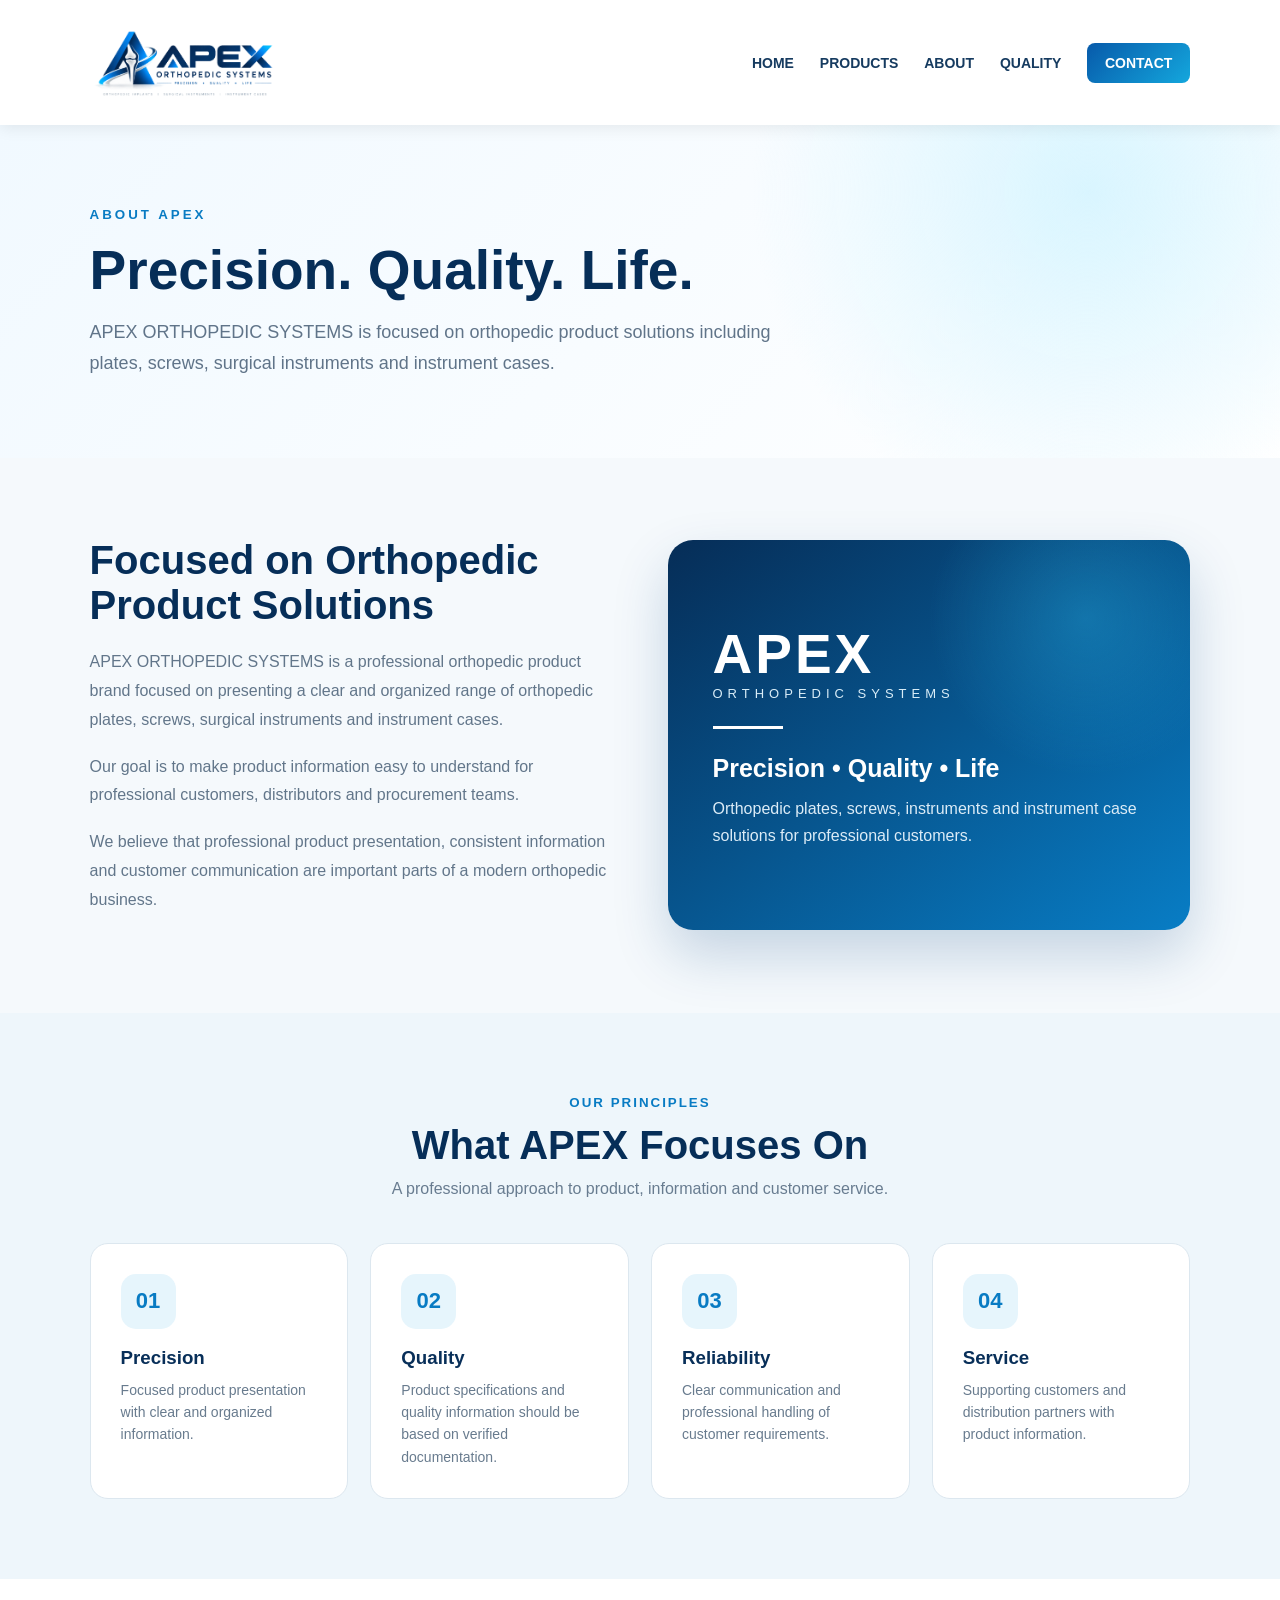
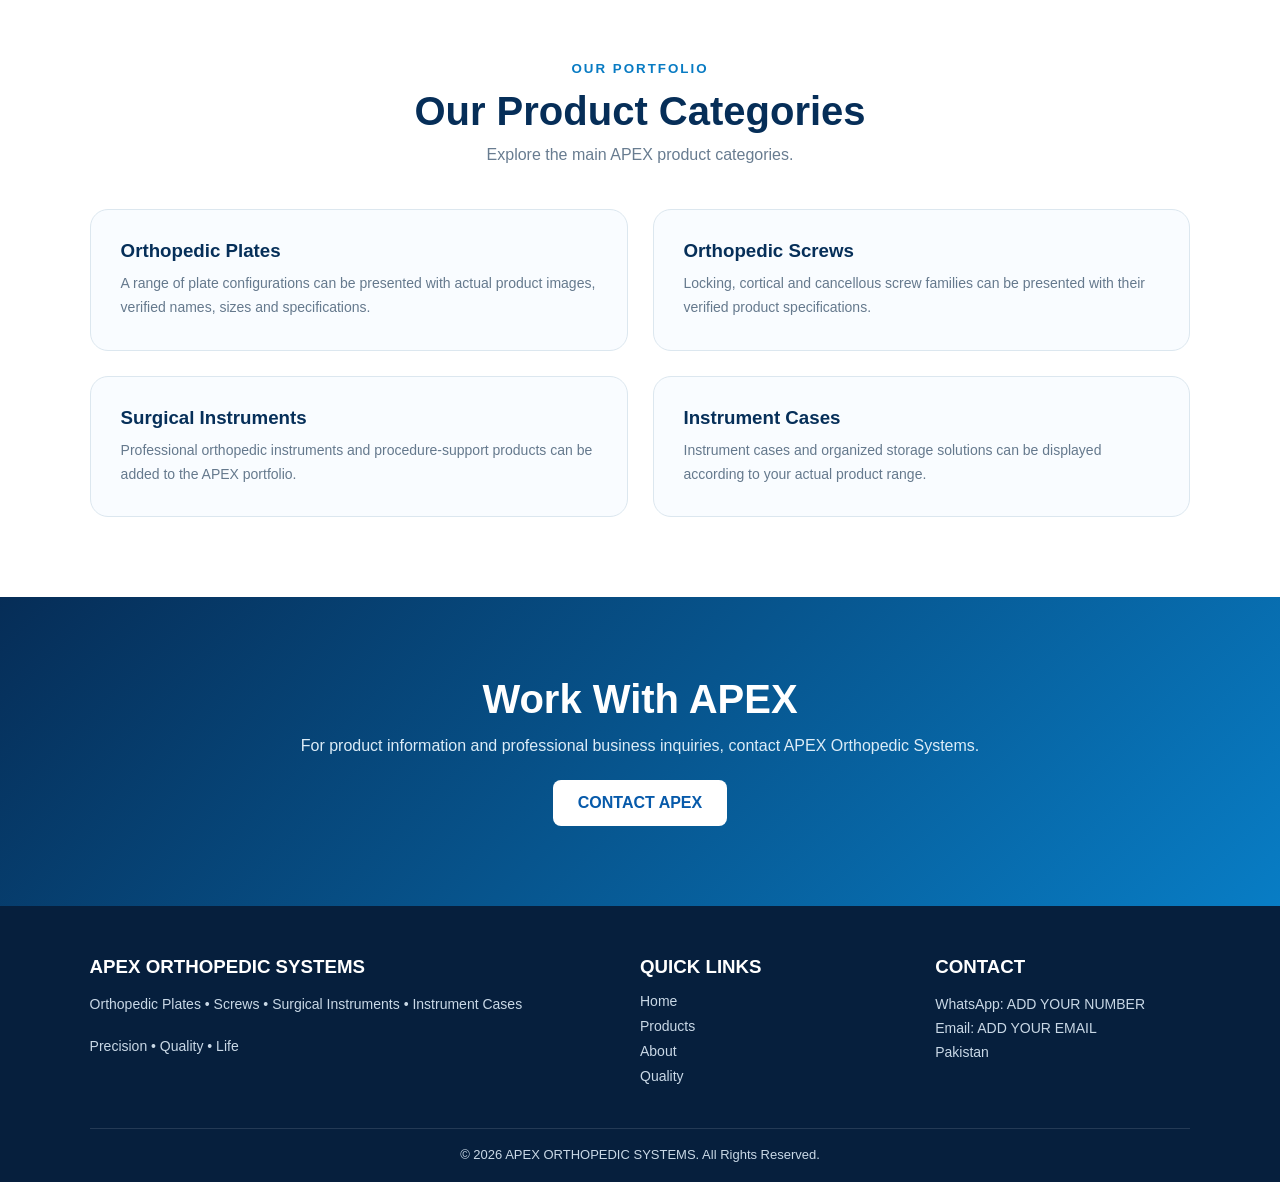
<file: about.html>
<!DOCTYPE html>
<html lang="en">

<head>

<meta charset="UTF-8">

<meta name="viewport"
content="width=device-width, initial-scale=1.0">

<meta name="description"
content="About APEX Orthopedic Systems - orthopedic plates, screws, surgical instruments and instrument cases.">

<title>About Us | APEX ORTHOPEDIC SYSTEMS</title>
<link rel="icon" type="image/png" href="apex-logo.png">
<style>

*{
    margin:0;
    padding:0;
    box-sizing:border-box;
    font-family:Arial,Helvetica,sans-serif;
}

html{
    scroll-behavior:smooth;
}

body{
    background:#f5f9fc;
    color:#10243d;
}

/* HEADER */

header{
    background:#fff;
    min-height:80px;
    padding:15px 7%;
    display:flex;
    align-items:center;
    justify-content:space-between;
    box-shadow:0 3px 15px rgba(0,0,0,.08);
    position:sticky;
    top:0;
    z-index:1000;
}

.logo{
    color:#075aaa;
    font-size:25px;
    font-weight:bold;
    letter-spacing:1px;
}

.logo span{
    display:block;
    color:#61758a;
    font-size:10px;
    letter-spacing:3px;
}

nav a{
    text-decoration:none;
    color:#163b60;
    font-size:14px;
    font-weight:bold;
    margin-left:22px;
}

nav a:hover{
    color:#0b86ca;
}

.contact{
    background:linear-gradient(135deg,#075aaa,#14a7dd);
    color:white!important;
    padding:12px 18px;
    border-radius:8px;
}

/* HERO */

.hero{
    padding:80px 7%;
    background:
    radial-gradient(circle at 85% 20%,#d9f5ff,transparent 30%),
    linear-gradient(135deg,#f1f9ff,#fff);
}

.hero small{
    color:#087bc3;
    font-weight:bold;
    letter-spacing:3px;
}

.hero h1{
    color:#062e58;
    font-size:55px;
    margin:15px 0;
}

.hero p{
    max-width:720px;
    color:#607489;
    font-size:18px;
    line-height:1.7;
}

/* MAIN */

section{
    padding:80px 7%;
}

.about-grid{
    display:grid;
    grid-template-columns:1fr 1fr;
    gap:55px;
    align-items:center;
}

.about-text h2{
    color:#062e58;
    font-size:40px;
    margin-bottom:20px;
}

.about-text p{
    color:#62768a;
    line-height:1.8;
    margin-bottom:18px;
}

/* BRAND BOX */

.brand-box{
    min-height:390px;
    border-radius:25px;
    padding:45px;
    background:
    radial-gradient(circle at 80% 20%,rgba(45,190,240,.3),transparent 30%),
    linear-gradient(145deg,#062d57,#087dc5);
    color:white;
    box-shadow:0 25px 55px rgba(0,65,125,.2);
    display:flex;
    flex-direction:column;
    justify-content:center;
}

.brand-box .apex{
    font-size:55px;
    font-weight:bold;
    letter-spacing:3px;
}

.brand-box .systems{
    letter-spacing:5px;
    font-size:13px;
    color:#d9edf8;
}

.brand-box hr{
    width:70px;
    border:0;
    border-top:3px solid white;
    margin:25px 0;
}

.brand-box h3{
    font-size:25px;
    margin-bottom:12px;
}

.brand-box p{
    color:#dcecf7;
    line-height:1.7;
}

/* VALUES */

.values{
    background:#eef6fb;
}

.title{
    text-align:center;
    margin-bottom:45px;
}

.title small{
    color:#087bc3;
    font-weight:bold;
    letter-spacing:2px;
}

.title h2{
    color:#062e58;
    font-size:40px;
    margin:12px 0;
}

.title p{
    color:#687c90;
}

.value-grid{
    display:grid;
    grid-template-columns:repeat(4,1fr);
    gap:22px;
}

.value-card{
    background:white;
    border:1px solid #dce7ef;
    border-radius:18px;
    padding:30px;
    transition:.3s;
}

.value-card:hover{
    transform:translateY(-7px);
    box-shadow:0 18px 40px rgba(0,60,120,.12);
}

.icon{
    width:55px;
    height:55px;
    border-radius:15px;
    background:#e6f5fc;
    color:#087bc3;
    display:flex;
    justify-content:center;
    align-items:center;
    font-size:22px;
    font-weight:bold;
    margin-bottom:18px;
}

.value-card h3{
    color:#082f59;
    margin-bottom:10px;
}

.value-card p{
    color:#687b8e;
    font-size:14px;
    line-height:1.6;
}

/* PORTFOLIO */

.portfolio{
    background:white;
}

.portfolio-grid{
    display:grid;
    grid-template-columns:repeat(2,1fr);
    gap:25px;
}

.portfolio-card{
    padding:30px;
    border:1px solid #dce7ef;
    border-radius:18px;
    background:#f9fcff;
}

.portfolio-card h3{
    color:#062f59;
    margin-bottom:10px;
}

.portfolio-card p{
    color:#65798d;
    line-height:1.7;
    font-size:14px;
}

/* CTA */

.cta{
    background:linear-gradient(135deg,#062d57,#087dc5);
    color:white;
    text-align:center;
}

.cta h2{
    font-size:40px;
    margin-bottom:15px;
}

.cta p{
    color:#dcecf7;
    margin-bottom:25px;
}

.cta a{
    display:inline-block;
    background:white;
    color:#075aaa;
    text-decoration:none;
    padding:14px 25px;
    border-radius:8px;
    font-weight:bold;
}

/* FOOTER */

footer{
    background:#061f3d;
    color:#c9d8e6;
    padding:50px 7% 20px;
}

.footer-grid{
    display:grid;
    grid-template-columns:2fr 1fr 1fr;
    gap:40px;
}

footer h3{
    color:white;
    margin-bottom:15px;
}

footer p{
    font-size:14px;
    line-height:1.7;
}

footer a{
    display:block;
    text-decoration:none;
    color:#c9d8e6;
    margin-bottom:9px;
    font-size:14px;
}

footer a:hover{
    color:white;
}

.copyright{
    border-top:1px solid rgba(255,255,255,.12);
    margin-top:35px;
    padding-top:18px;
    text-align:center;
    font-size:13px;
}

/* MOBILE */

@media(max-width:900px){

    header{
        padding:15px 4%;
    }

    nav a{
        margin-left:7px;
        font-size:11px;
    }

    .about-grid{
        grid-template-columns:1fr;
    }

    .value-grid{
        grid-template-columns:repeat(2,1fr);
    }

    .portfolio-grid{
        grid-template-columns:1fr;
    }

    .footer-grid{
        grid-template-columns:1fr 1fr;
    }

}

@media(max-width:600px){

    header{
        flex-direction:column;
        gap:15px;
    }

    nav{
        text-align:center;
    }

    nav a{
        display:inline-block;
        margin:5px;
    }

    .hero h1{
        font-size:40px;
    }

    .value-grid{
        grid-template-columns:1fr;
    }

    .footer-grid{
        grid-template-columns:1fr;
    }

    .brand-box .apex{
        font-size:43px;
    }

}

</style>

</head>


<body>


<!-- HEADER -->

<header>

<a href="index.html" class="logo">
    <img src="apex-logo.png"
         alt="APEX ORTHOPEDIC SYSTEMS"
         style="width:190px; height:auto; display:block;">
</a>

<nav>

<a href="index.html">
HOME
</a>

<a href="products.html">
PRODUCTS
</a>

<a href="index.html#about">
ABOUT
</a>

<a href="index.html#quality">
QUALITY
</a>

<a href="index.html#contact" class="contact">
CONTACT
</a>

</nav>

</header>


<!-- HERO -->

<section class="hero">

<small>
ABOUT APEX
</small>

<h1>
Precision. Quality. Life.
</h1>

<p>
APEX ORTHOPEDIC SYSTEMS is focused on
orthopedic product solutions including
plates, screws, surgical instruments and
instrument cases.
</p>

</section>


<!-- ABOUT -->

<section>

<div class="about-grid">


<div class="about-text">

<h2>
Focused on Orthopedic
Product Solutions
</h2>

<p>
APEX ORTHOPEDIC SYSTEMS is a professional
orthopedic product brand focused on presenting
a clear and organized range of orthopedic
plates, screws, surgical instruments and
instrument cases.
</p>

<p>
Our goal is to make product information easy
to understand for professional customers,
distributors and procurement teams.
</p>

<p>
We believe that professional product
presentation, consistent information and
customer communication are important parts
of a modern orthopedic business.
</p>

</div>


<div class="brand-box">

<div class="apex">
APEX
</div>

<div class="systems">
ORTHOPEDIC SYSTEMS
</div>

<hr>

<h3>
Precision • Quality • Life
</h3>

<p>
Orthopedic plates, screws, instruments
and instrument case solutions for
professional customers.
</p>

</div>


</div>

</section>


<!-- VALUES -->

<section class="values">

<div class="title">

<small>
OUR PRINCIPLES
</small>

<h2>
What APEX Focuses On
</h2>

<p>
A professional approach to product,
information and customer service.
</p>

</div>


<div class="value-grid">


<div class="value-card">

<div class="icon">
01
</div>

<h3>
Precision
</h3>

<p>
Focused product presentation with
clear and organized information.
</p>

</div>


<div class="value-card">

<div class="icon">
02
</div>

<h3>
Quality
</h3>

<p>
Product specifications and quality
information should be based on
verified documentation.
</p>

</div>


<div class="value-card">

<div class="icon">
03
</div>

<h3>
Reliability
</h3>

<p>
Clear communication and professional
handling of customer requirements.
</p>

</div>


<div class="value-card">

<div class="icon">
04
</div>

<h3>
Service
</h3>

<p>
Supporting customers and distribution
partners with product information.
</p>

</div>


</div>

</section>


<!-- PORTFOLIO -->

<section class="portfolio">

<div class="title">

<small>
OUR PORTFOLIO
</small>

<h2>
Our Product Categories
</h2>

<p>
Explore the main APEX product categories.
</p>

</div>


<div class="portfolio-grid">


<div class="portfolio-card">

<h3>
Orthopedic Plates
</h3>

<p>
A range of plate configurations can be
presented with actual product images,
verified names, sizes and specifications.
</p>

</div>


<div class="portfolio-card">

<h3>
Orthopedic Screws
</h3>

<p>
Locking, cortical and cancellous screw
families can be presented with their
verified product specifications.
</p>

</div>


<div class="portfolio-card">

<h3>
Surgical Instruments
</h3>

<p>
Professional orthopedic instruments and
procedure-support products can be added
to the APEX portfolio.
</p>

</div>


<div class="portfolio-card">

<h3>
Instrument Cases
</h3>

<p>
Instrument cases and organized storage
solutions can be displayed according
to your actual product range.
</p>

</div>


</div>

</section>


<!-- CTA -->

<section class="cta">

<h2>
Work With APEX
</h2>

<p>
For product information and professional
business inquiries, contact APEX Orthopedic Systems.
</p>

<a href="index.html#contact">
CONTACT APEX
</a>

</section>


<!-- FOOTER -->

<footer>

<div class="footer-grid">


<div>

<h3>
APEX ORTHOPEDIC SYSTEMS
</h3>

<p>
Orthopedic Plates • Screws •
Surgical Instruments •
Instrument Cases
</p>

<br>

<p>
Precision • Quality • Life
</p>

</div>


<div>

<h3>
QUICK LINKS
</h3>

<a href="index.html">
Home
</a>

<a href="products.html">
Products
</a>

<a href="about.html">
About
</a>

<a href="quality.html">
Quality
</a>

</div>


<div>

<h3>
CONTACT
</h3>

<p>
WhatsApp: ADD YOUR NUMBER
</p>

<p>
Email: ADD YOUR EMAIL
</p>

<p>
Pakistan
</p>

</div>


</div>


<div class="copyright">

© 2026 APEX ORTHOPEDIC SYSTEMS.
All Rights Reserved.

</div>

</footer>


</body>

</html>
</file>
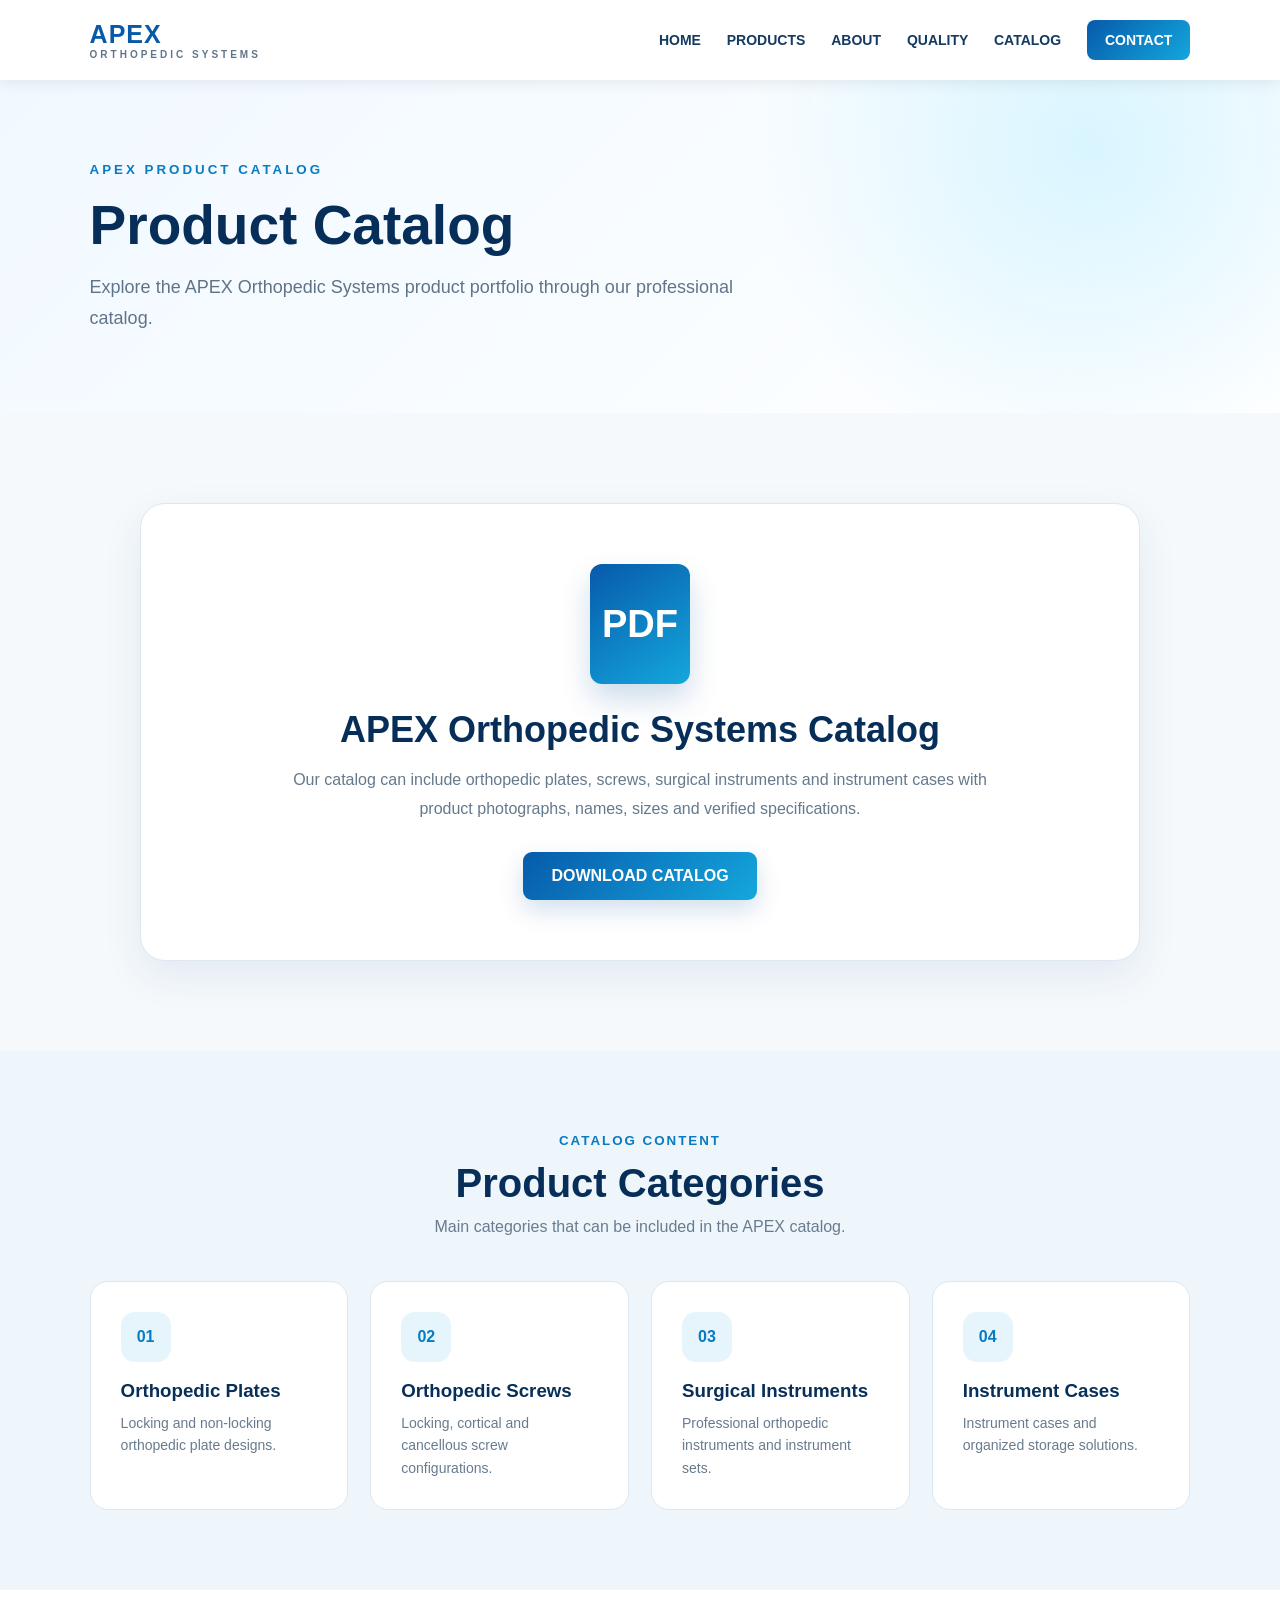
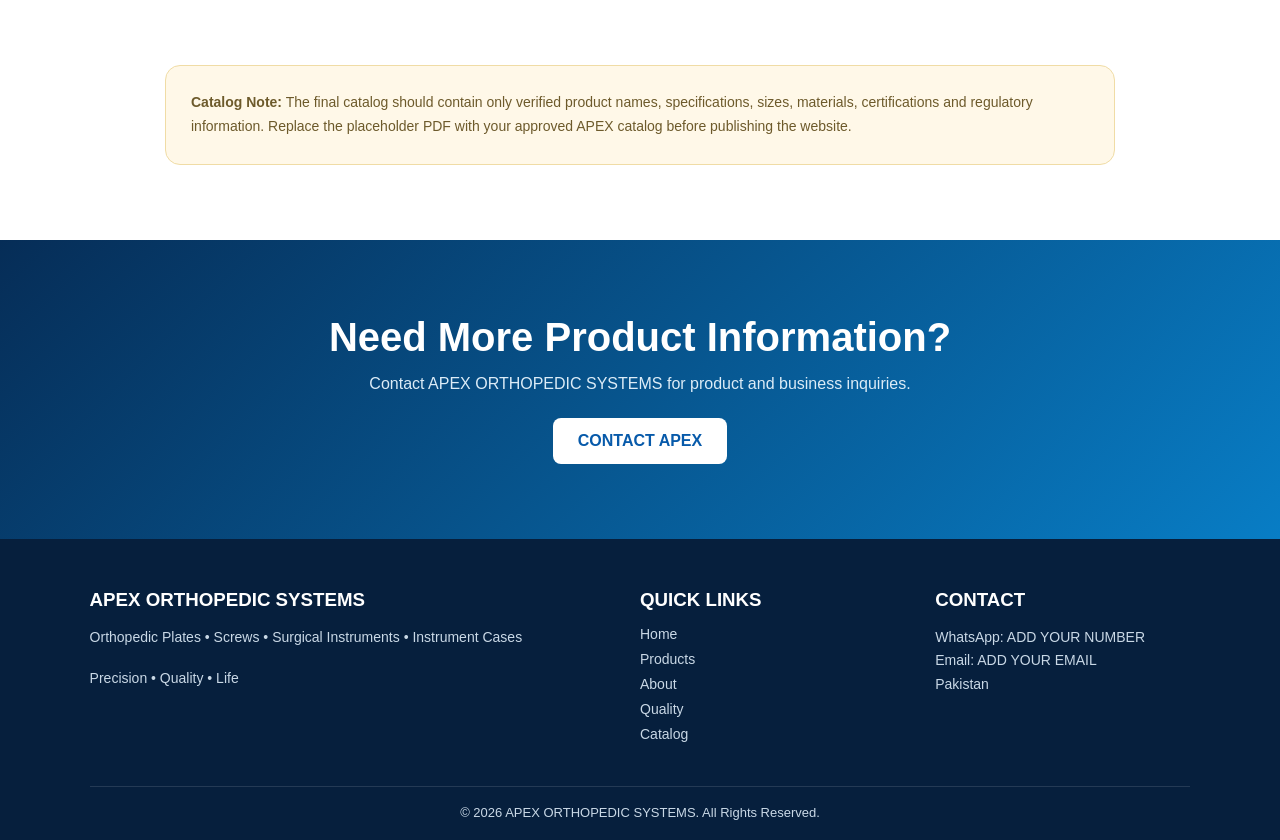
<file: catalog.html>
<!DOCTYPE html>
<html lang="en">

<head>

<meta charset="UTF-8">

<meta name="viewport"
content="width=device-width, initial-scale=1.0">

<meta name="description"
content="APEX Orthopedic Systems product catalog.">

<title>Catalog | APEX ORTHOPEDIC SYSTEMS</title>
<link rel="icon" type="image/png" href="apex-logo.png">
<style>

*{
    margin:0;
    padding:0;
    box-sizing:border-box;
    font-family:Arial,Helvetica,sans-serif;
}

html{
    scroll-behavior:smooth;
}

body{
    background:#f5f9fc;
    color:#10243d;
}

/* HEADER */

header{
    background:white;
    min-height:80px;
    padding:15px 7%;
    display:flex;
    align-items:center;
    justify-content:space-between;
    box-shadow:0 3px 15px rgba(0,0,0,.08);
    position:sticky;
    top:0;
    z-index:1000;
}

.logo{
    color:#075aaa;
    font-size:25px;
    font-weight:bold;
    letter-spacing:1px;
}

.logo span{
    display:block;
    color:#61758a;
    font-size:10px;
    letter-spacing:3px;
}

nav a{
    text-decoration:none;
    color:#163b60;
    font-size:14px;
    font-weight:bold;
    margin-left:22px;
}

nav a:hover{
    color:#0b86ca;
}

.contact{
    background:linear-gradient(135deg,#075aaa,#14a7dd);
    color:white!important;
    padding:12px 18px;
    border-radius:8px;
}

/* HERO */

.hero{
    padding:80px 7%;
    background:
    radial-gradient(circle at 85% 20%,#d9f5ff,transparent 30%),
    linear-gradient(135deg,#f1f9ff,#fff);
}

.hero small{
    color:#087bc3;
    font-weight:bold;
    letter-spacing:3px;
}

.hero h1{
    color:#062e58;
    font-size:55px;
    margin:15px 0;
}

.hero p{
    max-width:700px;
    color:#607489;
    font-size:18px;
    line-height:1.7;
}

/* CATALOG */

.catalog{
    padding:90px 7%;
}

.catalog-box{
    max-width:1000px;
    margin:auto;
    background:white;
    border:1px solid #dce7ef;
    border-radius:25px;
    padding:60px;
    text-align:center;
    box-shadow:0 15px 40px rgba(0,50,100,.08);
}

.catalog-icon{
    width:100px;
    height:120px;
    margin:0 auto 25px;
    border-radius:12px;
    background:linear-gradient(145deg,#075aaa,#14a7dd);
    color:white;
    display:flex;
    align-items:center;
    justify-content:center;
    font-size:38px;
    font-weight:bold;
    box-shadow:0 15px 30px rgba(0,80,150,.2);
}

.catalog-box h2{
    color:#062e58;
    font-size:36px;
    margin-bottom:15px;
}

.catalog-box p{
    color:#65798d;
    line-height:1.8;
    max-width:700px;
    margin:0 auto 28px;
}

.download-btn{
    display:inline-block;
    background:linear-gradient(135deg,#075aaa,#14a7dd);
    color:white;
    text-decoration:none;
    padding:15px 28px;
    border-radius:9px;
    font-weight:bold;
    box-shadow:0 10px 25px rgba(0,80,150,.18);
}

.download-btn:hover{
    transform:translateY(-2px);
}

/* CATEGORIES */

.categories{
    background:#eef6fb;
    padding:80px 7%;
}

.title{
    text-align:center;
    margin-bottom:45px;
}

.title small{
    color:#087bc3;
    font-weight:bold;
    letter-spacing:2px;
}

.title h2{
    color:#062e58;
    font-size:40px;
    margin:12px 0;
}

.title p{
    color:#687c90;
}

.category-grid{
    display:grid;
    grid-template-columns:repeat(4,1fr);
    gap:22px;
}

.card{
    background:white;
    border:1px solid #dce7ef;
    border-radius:18px;
    padding:30px;
    transition:.3s;
}

.card:hover{
    transform:translateY(-7px);
    box-shadow:0 18px 40px rgba(0,60,120,.12);
}

.card-number{
    width:50px;
    height:50px;
    border-radius:14px;
    background:#e6f5fc;
    color:#087bc3;
    display:flex;
    align-items:center;
    justify-content:center;
    font-weight:bold;
    margin-bottom:18px;
}

.card h3{
    color:#082f59;
    margin-bottom:10px;
}

.card p{
    color:#687b8e;
    font-size:14px;
    line-height:1.6;
}

/* CATALOG NOTE */

.note-section{
    padding:75px 7%;
    background:white;
}

.note{
    max-width:950px;
    margin:auto;
    padding:25px;
    border-radius:15px;
    background:#fff8e8;
    border:1px solid #f0dca5;
    color:#6d5a2b;
    line-height:1.7;
    font-size:14px;
}

/* CTA */

.cta{
    background:linear-gradient(135deg,#062d57,#087dc5);
    color:white;
    text-align:center;
    padding:75px 7%;
}

.cta h2{
    font-size:40px;
    margin-bottom:15px;
}

.cta p{
    color:#dcecf7;
    margin-bottom:25px;
}

.cta a{
    display:inline-block;
    background:white;
    color:#075aaa;
    text-decoration:none;
    padding:14px 25px;
    border-radius:8px;
    font-weight:bold;
}

/* FOOTER */

footer{
    background:#061f3d;
    color:#c9d8e6;
    padding:50px 7% 20px;
}

.footer-grid{
    display:grid;
    grid-template-columns:2fr 1fr 1fr;
    gap:40px;
}

footer h3{
    color:white;
    margin-bottom:15px;
}

footer p{
    font-size:14px;
    line-height:1.7;
}

footer a{
    display:block;
    text-decoration:none;
    color:#c9d8e6;
    margin-bottom:9px;
    font-size:14px;
}

footer a:hover{
    color:white;
}

.copyright{
    border-top:1px solid rgba(255,255,255,.12);
    margin-top:35px;
    padding-top:18px;
    text-align:center;
    font-size:13px;
}

/* MOBILE */

@media(max-width:900px){

    header{
        padding:15px 4%;
    }

    nav a{
        margin-left:7px;
        font-size:11px;
    }

    .category-grid{
        grid-template-columns:repeat(2,1fr);
    }

    .footer-grid{
        grid-template-columns:1fr 1fr;
    }

}

@media(max-width:600px){

    header{
        flex-direction:column;
        gap:15px;
    }

    nav{
        text-align:center;
    }

    nav a{
        display:inline-block;
        margin:5px;
    }

    .hero h1{
        font-size:40px;
    }

    .catalog-box{
        padding:35px 20px;
    }

    .category-grid{
        grid-template-columns:1fr;
    }

    .footer-grid{
        grid-template-columns:1fr;
    }

}

</style>

</head>


<body>


<!-- HEADER -->

<header>

<div class="logo">

APEX

<span>ORTHOPEDIC SYSTEMS</span>

</div>


<nav>

<a href="index.html">
HOME
</a>

<a href="products.html">
PRODUCTS
</a>

<a href="about.html">
ABOUT
</a>

<a href="quality.html">
QUALITY
</a>

<a href="catalog.html">
CATALOG
</a>

<a href="index.html#contact"
class="contact">
CONTACT
</a>

</nav>

</header>


<!-- HERO -->

<section class="hero">

<small>
APEX PRODUCT CATALOG
</small>

<h1>
Product Catalog
</h1>

<p>
Explore the APEX Orthopedic Systems product
portfolio through our professional catalog.
</p>

</section>


<!-- CATALOG DOWNLOAD -->

<section class="catalog">

<div class="catalog-box">

<div class="catalog-icon">
PDF
</div>

<h2>
APEX Orthopedic Systems Catalog
</h2>

<p>
Our catalog can include orthopedic plates,
screws, surgical instruments and instrument
cases with product photographs, names,
sizes and verified specifications.
</p>

<!-- IMPORTANT:
     Jab PDF ready ho to uska naam
     apex-catalog.pdf rakhna hai -->

<a href="apex-catalog.pdf"
class="download-btn"
download>

DOWNLOAD CATALOG

</a>

</div>

</section>


<!-- CATEGORIES -->

<section class="categories">

<div class="title">

<small>
CATALOG CONTENT
</small>

<h2>
Product Categories
</h2>

<p>
Main categories that can be included
in the APEX catalog.
</p>

</div>


<div class="category-grid">


<div class="card">

<div class="card-number">
01
</div>

<h3>
Orthopedic Plates
</h3>

<p>
Locking and non-locking orthopedic
plate designs.
</p>

</div>


<div class="card">

<div class="card-number">
02
</div>

<h3>
Orthopedic Screws
</h3>

<p>
Locking, cortical and cancellous
screw configurations.
</p>

</div>


<div class="card">

<div class="card-number">
03
</div>

<h3>
Surgical Instruments
</h3>

<p>
Professional orthopedic instruments
and instrument sets.
</p>

</div>


<div class="card">

<div class="card-number">
04
</div>

<h3>
Instrument Cases
</h3>

<p>
Instrument cases and organized
storage solutions.
</p>

</div>


</div>

</section>


<!-- NOTE -->

<section class="note-section">

<div class="note">

<strong>Catalog Note:</strong>

The final catalog should contain only
verified product names, specifications,
sizes, materials, certifications and
regulatory information. Replace the
placeholder PDF with your approved
APEX catalog before publishing the
website.

</div>

</section>


<!-- CTA -->

<section class="cta">

<h2>
Need More Product Information?
</h2>

<p>
Contact APEX ORTHOPEDIC SYSTEMS for
product and business inquiries.
</p>

<a href="index.html#contact">
CONTACT APEX
</a>

</section>


<!-- FOOTER -->

<footer>

<div class="footer-grid">


<div>

<h3>
APEX ORTHOPEDIC SYSTEMS
</h3>

<p>
Orthopedic Plates • Screws •
Surgical Instruments •
Instrument Cases
</p>

<br>

<p>
Precision • Quality • Life
</p>

</div>


<div>

<h3>
QUICK LINKS
</h3>

<a href="index.html">
Home
</a>

<a href="products.html">
Products
</a>

<a href="about.html">
About
</a>

<a href="quality.html">
Quality
</a>

<a href="catalog.html">
Catalog
</a>

</div>


<div>

<h3>
CONTACT
</h3>

<p>
WhatsApp: ADD YOUR NUMBER
</p>

<p>
Email: ADD YOUR EMAIL
</p>

<p>
Pakistan
</p>

</div>


</div>


<div class="copyright">

© 2026 APEX ORTHOPEDIC SYSTEMS.
All Rights Reserved.

</div>

</footer>


</body>

</html>
</file>
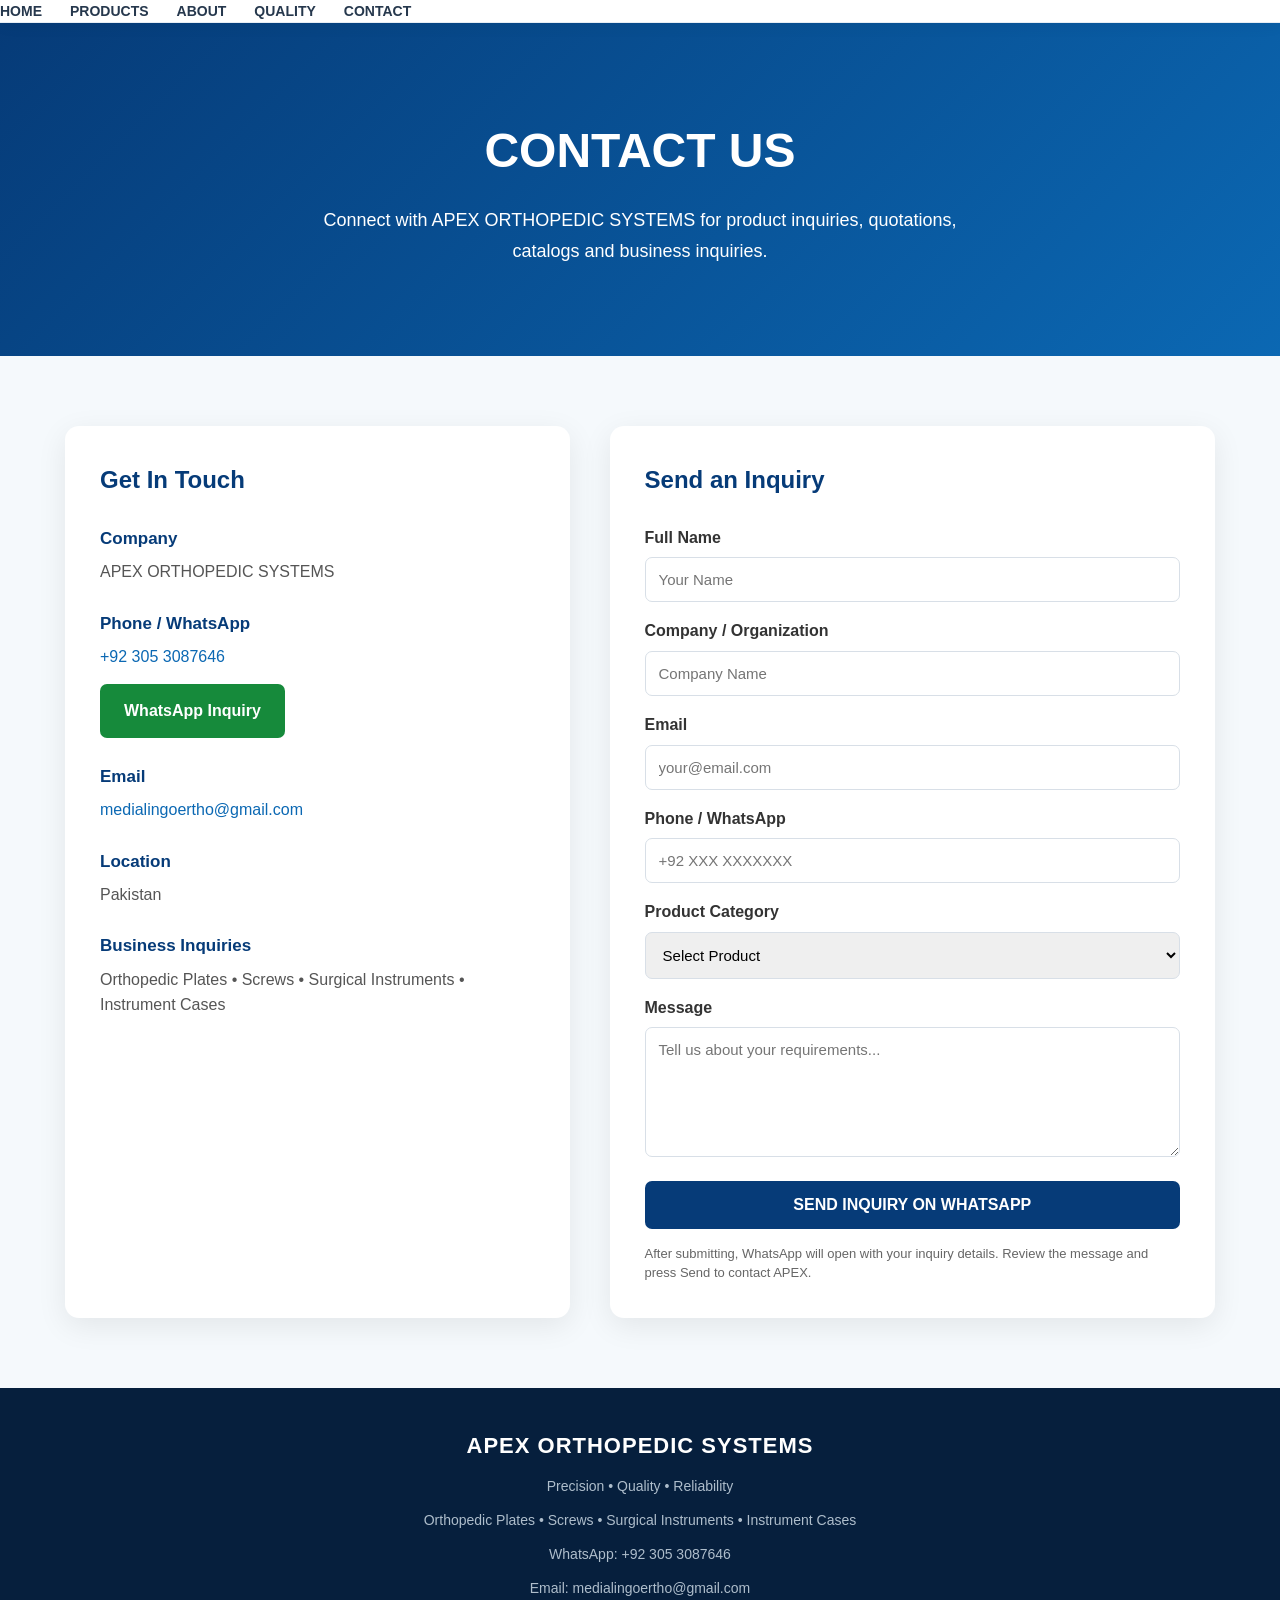
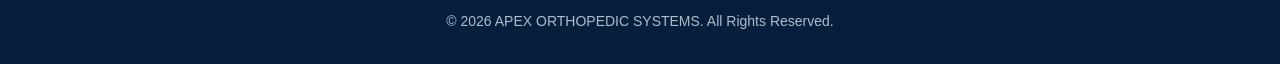
<file: contact.html>
<!DOCTYPE html>
<html lang="en">
<head>
    <meta charset="UTF-8">
    <meta name="viewport" content="width=device-width, initial-scale=1.0">

    <title>Contact Us | APEX ORTHOPEDIC SYSTEMS</title>

    <link rel="icon" type="image/png" href="apex-logo.png">
    <link rel="stylesheet" href="style.css">

    <meta name="description" content="Contact APEX ORTHOPEDIC SYSTEMS for orthopedic plates, screws, surgical instruments and instrument cases.">

    <style>
        .contact-hero {
            background: linear-gradient(135deg, #063b78, #0b68b3);
            color: white;
            padding: 90px 20px;
            text-align: center;
        }

        .contact-hero h1 {
            font-size: 48px;
            margin-bottom: 15px;
        }

        .contact-hero p {
            max-width: 700px;
            margin: auto;
            font-size: 18px;
            line-height: 1.7;
        }

        .contact-section {
            padding: 70px 20px;
            background: #f5f9fc;
        }

        .contact-container {
            max-width: 1150px;
            margin: auto;
            display: grid;
            grid-template-columns: 1fr 1.2fr;
            gap: 40px;
        }

        .contact-info,
        .contact-form {
            background: #ffffff;
            border-radius: 14px;
            padding: 35px;
            box-shadow: 0 8px 30px rgba(0,0,0,0.08);
        }

        .contact-info h2,
        .contact-form h2 {
            color: #063b78;
            margin-bottom: 25px;
        }

        .contact-item {
            margin-bottom: 25px;
        }

        .contact-item strong {
            display: block;
            color: #063b78;
            margin-bottom: 7px;
            font-size: 17px;
        }

        .contact-item p {
            margin: 0;
            color: #555;
            line-height: 1.6;
        }

        .contact-item a {
            color: #0b68b3;
            text-decoration: none;
        }

        .whatsapp-btn {
            display: inline-block;
            margin-top: 15px;
            padding: 14px 24px;
            background: #168a3b;
            color: white !important;
            border-radius: 7px;
            text-decoration: none;
            font-weight: bold;
        }

        .contact-form form {
            display: grid;
            gap: 16px;
        }

        .contact-form label {
            display: block;
            font-weight: 600;
            color: #333;
            margin-bottom: 7px;
        }

        .contact-form input,
        .contact-form textarea,
        .contact-form select {
            width: 100%;
            padding: 13px;
            border: 1px solid #d8dfe7;
            border-radius: 7px;
            font-size: 15px;
            box-sizing: border-box;
        }

        .contact-form textarea {
            min-height: 130px;
            resize: vertical;
        }

        .submit-btn {
            border: none;
            padding: 15px;
            background: #063b78;
            color: white;
            border-radius: 7px;
            font-size: 16px;
            font-weight: bold;
            cursor: pointer;
        }

        .submit-btn:hover {
            background: #0b68b3;
        }

        .inquiry-note {
            margin-top: 15px;
            color: #666;
            font-size: 13px;
            line-height: 1.5;
        }

        footer {
            background: #061f3d;
            color: #c9d8e6;
            padding: 40px 7% 20px;
            text-align: center;
        }

        footer h3 {
            color: white;
            margin-bottom: 12px;
        }

        footer p {
            margin-bottom: 10px;
            line-height: 1.7;
        }

        @media (max-width: 800px) {
            .contact-container {
                grid-template-columns: 1fr;
            }

            .contact-hero h1 {
                font-size: 36px;
            }
        }

        @media (max-width: 600px) {
            .contact-info,
            .contact-form {
                padding: 25px 20px;
            }
        }
    </style>
</head>

<body>

<!-- HEADER -->

<header>

    <a href="index.html" class="logo">
        <img src="apex-logo.png"
             alt="APEX ORTHOPEDIC SYSTEMS"
             style="width:190px; height:auto; display:block;">
    </a>

    <nav>
        <a href="index.html">HOME</a>
        <a href="products.html">PRODUCTS</a>
        <a href="index.html#about">ABOUT</a>
        <a href="quality.html">QUALITY</a>
        <a href="contact.html" class="contact">CONTACT</a>
    </nav>

</header>


<!-- CONTACT HERO -->

<section class="contact-hero">

    <h1>CONTACT US</h1>

    <p>
        Connect with APEX ORTHOPEDIC SYSTEMS for product inquiries,
        quotations, catalogs and business inquiries.
    </p>

</section>


<!-- CONTACT SECTION -->

<section class="contact-section">

    <div class="contact-container">

        <!-- CONTACT INFORMATION -->

        <div class="contact-info">

            <h2>Get In Touch</h2>

            <div class="contact-item">
                <strong>Company</strong>
                <p>APEX ORTHOPEDIC SYSTEMS</p>
            </div>

            <div class="contact-item">

                <strong>Phone / WhatsApp</strong>

                <p>
                    <a href="tel:+923053087646">
                        +92 305 3087646
                    </a>
                </p>

                <a class="whatsapp-btn"
                   href="https://wa.me/923053087646"
                   target="_blank"
                   rel="noopener">
                    WhatsApp Inquiry
                </a>

            </div>

            <div class="contact-item">

                <strong>Email</strong>

                <p>
                    <a href="mailto:medialingoertho@gmail.com">
                        medialingoertho@gmail.com
                    </a>
                </p>

            </div>

            <div class="contact-item">

                <strong>Location</strong>

                <p>Pakistan</p>

            </div>

            <div class="contact-item">

                <strong>Business Inquiries</strong>

                <p>
                    Orthopedic Plates • Screws • Surgical Instruments
                    • Instrument Cases
                </p>

            </div>

        </div>


        <!-- INQUIRY FORM -->

        <div class="contact-form">

            <h2>Send an Inquiry</h2>

            <form id="inquiryForm">

                <div>
                    <label for="name">Full Name</label>

                    <input
                        type="text"
                        id="name"
                        placeholder="Your Name"
                        required>
                </div>

                <div>
                    <label for="company">Company / Organization</label>

                    <input
                        type="text"
                        id="company"
                        placeholder="Company Name">
                </div>

                <div>
                    <label for="email">Email</label>

                    <input
                        type="email"
                        id="email"
                        placeholder="your@email.com"
                        required>
                </div>

                <div>
                    <label for="phone">Phone / WhatsApp</label>

                    <input
                        type="tel"
                        id="phone"
                        placeholder="+92 XXX XXXXXXX">
                </div>

                <div>
                    <label for="product">Product Category</label>

                    <select id="product">
                        <option value="">Select Product</option>
                        <option>Orthopedic Plates</option>
                        <option>Orthopedic Screws</option>
                        <option>Nails & Implants</option>
                        <option>Surgical Instruments</option>
                        <option>Instrument Cases</option>
                        <option>Complete Product Range</option>
                        <option>Other</option>
                    </select>
                </div>

                <div>
                    <label for="message">Message</label>

                    <textarea
                        id="message"
                        placeholder="Tell us about your requirements..."
                        required></textarea>
                </div>

                <button type="submit" class="submit-btn">
                    SEND INQUIRY ON WHATSAPP
                </button>

            </form>

            <p class="inquiry-note">
                After submitting, WhatsApp will open with your
                inquiry details. Review the message and press
                Send to contact APEX.
            </p>

        </div>

    </div>

</section>


<!-- FOOTER -->

<footer>

    <h3>APEX ORTHOPEDIC SYSTEMS</h3>

    <p>Precision • Quality • Reliability</p>

    <p>
        Orthopedic Plates • Screws • Surgical Instruments • Instrument Cases
    </p>

    <p>
        WhatsApp: +92 305 3087646
    </p>

    <p>
        Email: medialingoertho@gmail.com
    </p>

    <p>
        © 2026 APEX ORTHOPEDIC SYSTEMS. All Rights Reserved.
    </p>

</footer>


<!-- WHATSAPP FORM SCRIPT -->

<script>

document.getElementById("inquiryForm").addEventListener("submit", function(e) {

    e.preventDefault();

    const name = document.getElementById("name").value.trim();
    const company = document.getElementById("company").value.trim();
    const email = document.getElementById("email").value.trim();
    const phone = document.getElementById("phone").value.trim();
    const product = document.getElementById("product").value;
    const message = document.getElementById("message").value.trim();

    const whatsappNumber = "923053087646";

    const inquiryText =
        "APEX ORTHOPEDIC SYSTEMS - Product Inquiry\n\n" +
        "Name: " + name + "\n" +
        "Company: " + company + "\n" +
        "Email: " + email + "\n" +
        "Phone: " + phone + "\n" +
        "Product: " + product + "\n\n" +
        "Message: " + message;

    const whatsappURL =
        "https://wa.me/" + whatsappNumber +
        "?text=" + encodeURIComponent(inquiryText);

    window.open(whatsappURL, "_blank");

});

</script>

</body>
</html>
</file>
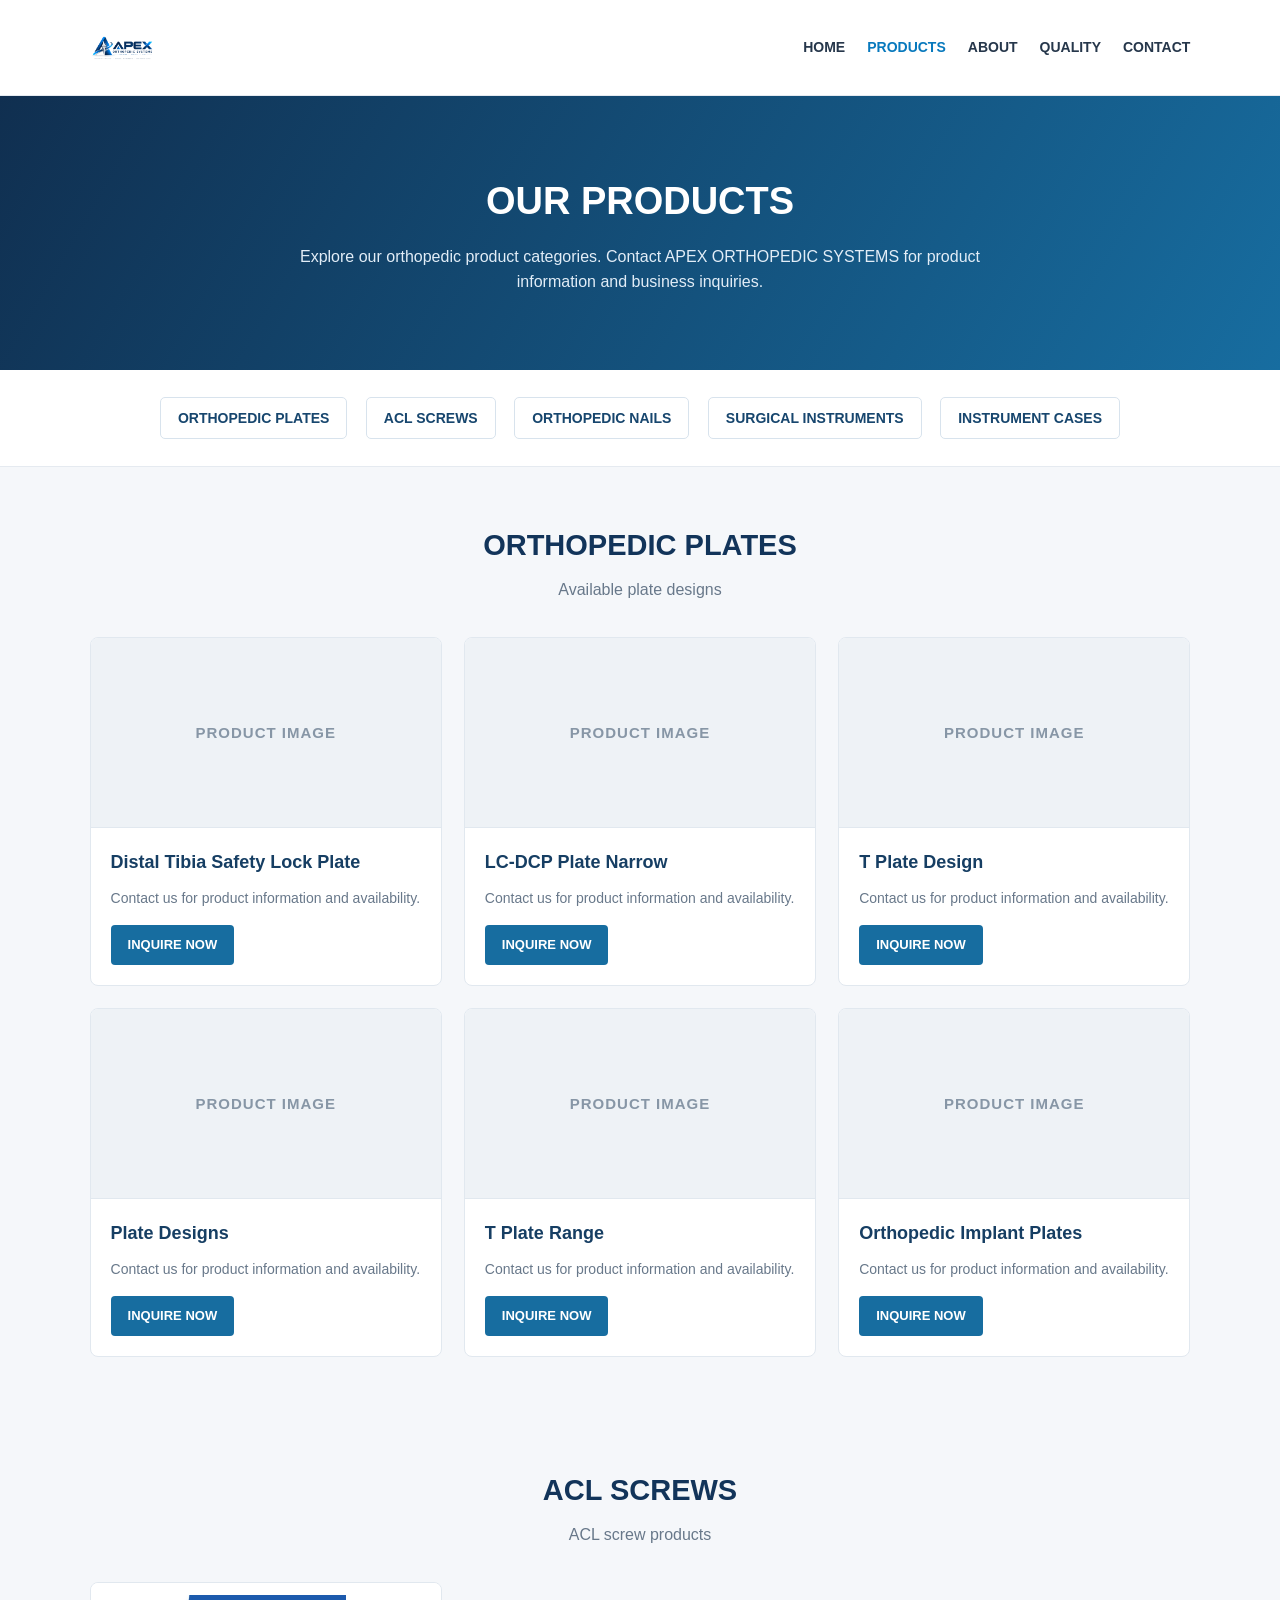
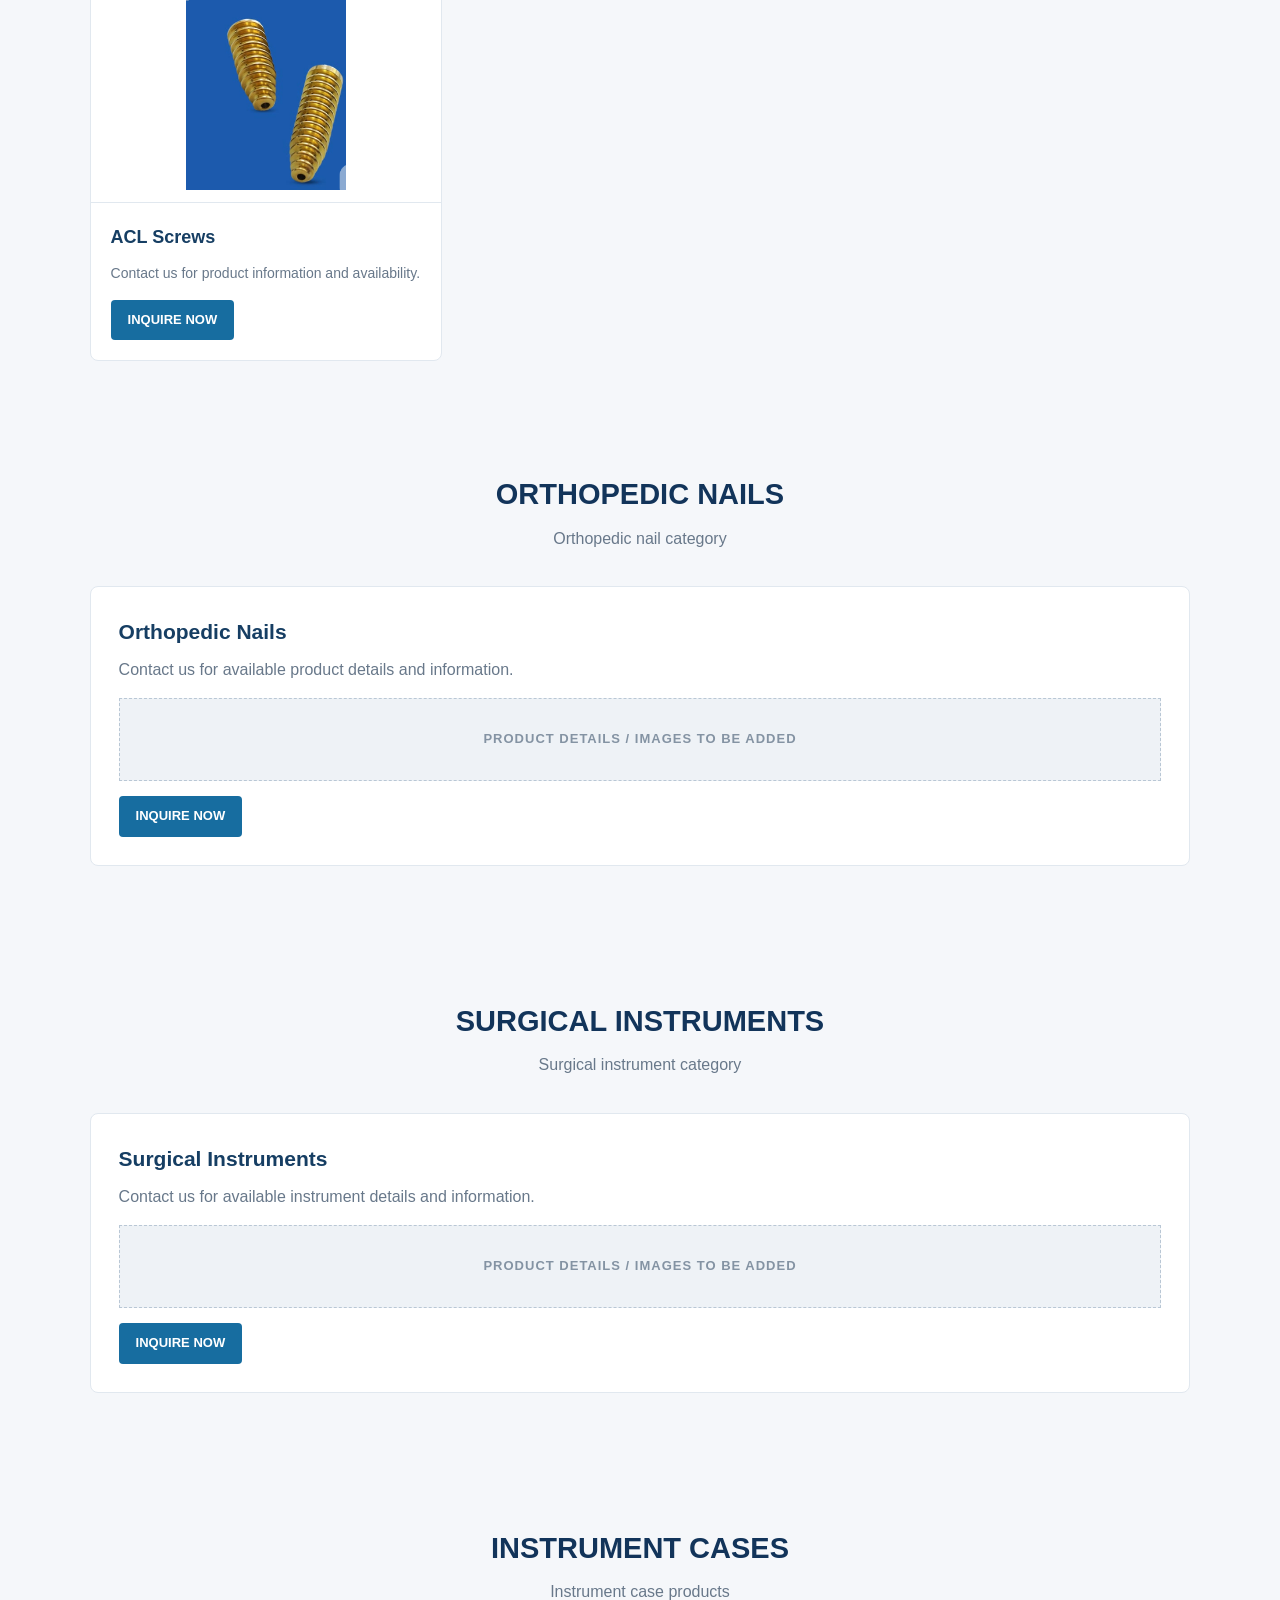
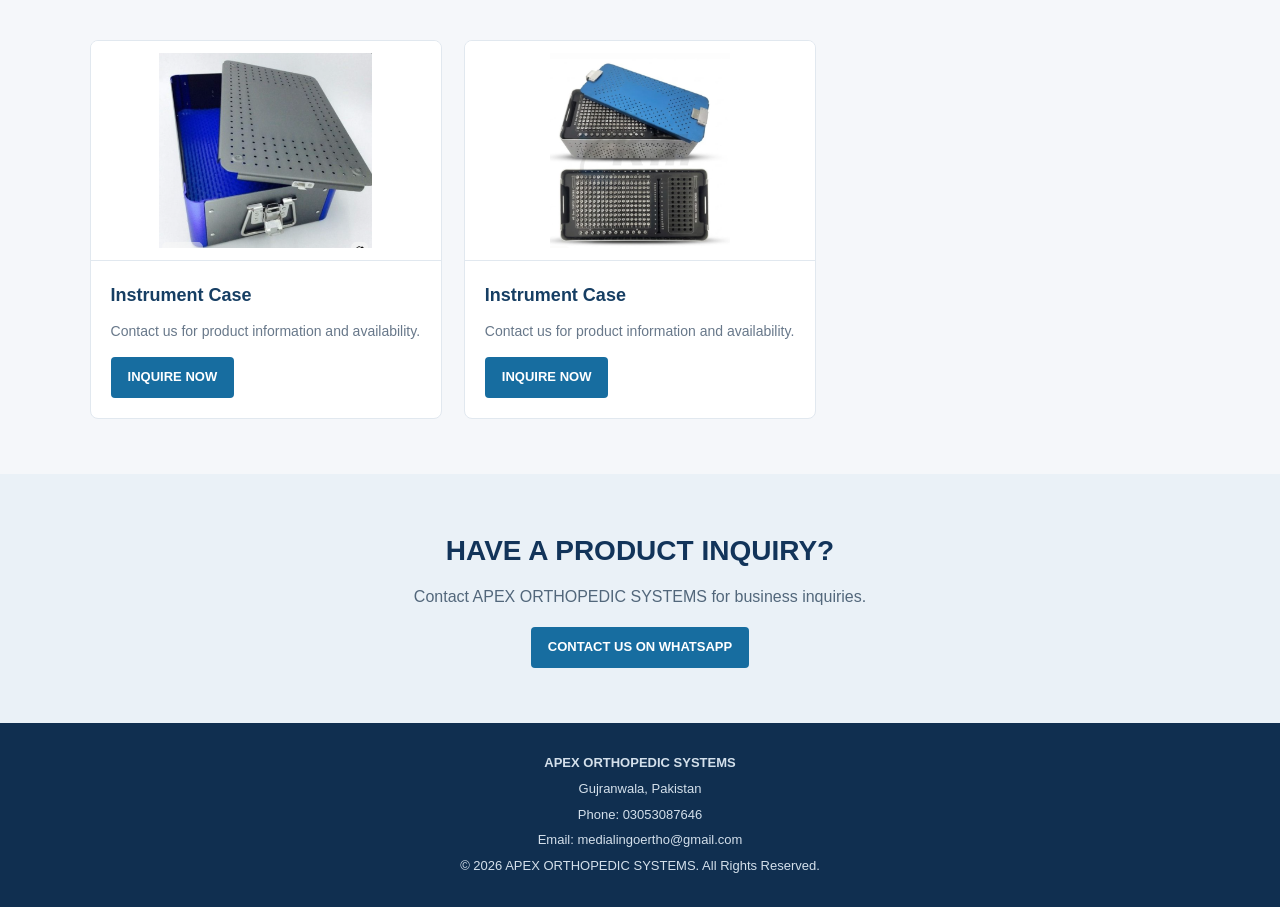
<file: products.html>
<!DOCTYPE html>
<html lang="en">
<head>
<meta charset="UTF-8">
<meta name="viewport" content="width=device-width, initial-scale=1.0">

<title>Products | APEX ORTHOPEDIC SYSTEMS</title>
<meta name="description" content="Explore orthopedic plates, ACL screws, nails, surgical instruments and instrument cases from APEX ORTHOPEDIC SYSTEMS, Pakistan.">

<style>
* {
    margin: 0;
    padding: 0;
    box-sizing: border-box;
    scroll-behavior: smooth;
}

body {
    font-family: Arial, Helvetica, sans-serif;
    background: #f5f7fa;
    color: #202b3c;
    line-height: 1.6;
}

header {
    background: #ffffff;
    padding: 15px 7%;
    display: flex;
    justify-content: space-between;
    align-items: center;
    flex-wrap: wrap;
    gap: 15px;
    border-bottom: 1px solid #e5eaf0;
}

.logo-area {
    display: flex;
    align-items: center;
    gap: 12px;
}

.logo-area img {
    width: 65px;
    height: 65px;
    object-fit: contain;
}

.logo-text h2 {
    color: #12345a;
    font-size: 23px;
    letter-spacing: 1px;
}

.logo-text p {
    color: #64748b;
    font-size: 12px;
    letter-spacing: 2px;
}

nav {
    display: flex;
    flex-wrap: wrap;
    gap: 22px;
}

nav a {
    text-decoration: none;
    color: #26374b;
    font-weight: bold;
    font-size: 14px;
}

nav a:hover,
nav a.active {
    color: #0879bd;
}

.hero {
    background: linear-gradient(120deg, #102f50, #176da0);
    color: white;
    text-align: center;
    padding: 75px 20px;
}

.hero h1 {
    font-size: 38px;
    margin-bottom: 12px;
}

.hero p {
    max-width: 700px;
    margin: auto;
    color: #e2edf7;
    font-size: 16px;
}

.category-nav {
    background: white;
    padding: 20px;
    text-align: center;
    border-bottom: 1px solid #e5eaf0;
}

.category-nav a {
    display: inline-block;
    margin: 7px;
    padding: 9px 17px;
    border: 1px solid #d8e3ed;
    border-radius: 5px;
    color: #17466e;
    text-decoration: none;
    font-size: 14px;
    font-weight: bold;
}

.category-nav a:hover {
    background: #176da0;
    color: white;
}

.container {
    width: 86%;
    max-width: 1200px;
    margin: auto;
}

.section {
    padding: 55px 0;
}

.section-title {
    text-align: center;
    margin-bottom: 35px;
}

.section-title h2 {
    color: #12345a;
    font-size: 29px;
    margin-bottom: 8px;
}

.section-title p {
    color: #68788a;
}

.product-grid {
    display: grid;
    grid-template-columns: repeat(3, 1fr);
    gap: 22px;
}

.product-card {
    background: white;
    border: 1px solid #e1e8ef;
    border-radius: 8px;
    overflow: hidden;
    transition: 0.2s;
}

.product-card:hover {
    transform: translateY(-4px);
    box-shadow: 0 8px 22px rgba(20, 50, 80, 0.09);
}

.product-image {
    height: 190px;
    background: #eef2f6;
    display: flex;
    align-items: center;
    justify-content: center;
    color: #8796a6;
    font-size: 15px;
    font-weight: bold;
    letter-spacing: 1px;
    border-bottom: 1px solid #e1e8ef;
}

.product-photo {
    display: block;
    width: 100%;
    height: 220px;
    object-fit: contain;
    background: #ffffff;
    padding: 12px;
    border-bottom: 1px solid #e1e8ef;
}

.product-info {
    padding: 20px;
}

.product-info h3 {
    color: #163e63;
    font-size: 18px;
    margin-bottom: 10px;
}

.product-info p {
    color: #68788a;
    font-size: 14px;
    margin-bottom: 15px;
}

.button {
    display: inline-block;
    background: #176da0;
    color: white;
    padding: 10px 17px;
    border-radius: 4px;
    text-decoration: none;
    font-size: 13px;
    font-weight: bold;
}

.button:hover {
    background: #104c75;
}

.category-box {
    background: white;
    border: 1px solid #e1e8ef;
    border-radius: 8px;
    padding: 28px;
    margin-bottom: 22px;
}

.category-box h3 {
    color: #163e63;
    font-size: 21px;
    margin-bottom: 8px;
}

.category-box p {
    color: #68788a;
    margin-bottom: 16px;
}

.placeholder {
    background: #eef2f6;
    border: 1px dashed #b9c7d5;
    color: #8493a3;
    text-align: center;
    padding: 30px 15px;
    margin: 15px 0;
    font-weight: bold;
    font-size: 13px;
    letter-spacing: 1px;
}

.contact-section {
    background: #eaf1f7;
    text-align: center;
    padding: 55px 20px;
}

.contact-section h2 {
    color: #12345a;
    font-size: 28px;
    margin-bottom: 10px;
}

.contact-section p {
    color: #52677b;
    margin-bottom: 18px;
}

footer {
    background: #102f50;
    color: white;
    text-align: center;
    padding: 25px 15px;
    font-size: 13px;
}

footer p {
    margin: 5px 0;
    color: #d4e0eb;
}

@media (max-width: 850px) {
    .product-grid {
        grid-template-columns: repeat(2, 1fr);
    }

    header {
        justify-content: center;
    }

    nav {
        justify-content: center;
    }
}

@media (max-width: 550px) {
    .product-grid {
        grid-template-columns: 1fr;
    }

    .container {
        width: 92%;
    }

    .hero h1 {
        font-size: 29px;
    }

    nav {
        gap: 13px;
    }
}
</style>
</head>

<body>

<header>
    <div class="logo-area">
    <img src="apex-logo.png" alt="APEX ORTHOPEDIC SYSTEMS">
</div>
</div>
    </div>

    <nav>
        <a href="index.html">HOME</a>
        <a href="products.html" class="active">PRODUCTS</a>
        <a href="index.html#about">ABOUT</a>
        <a href="quality.html">QUALITY</a>
        <a href="contact.html">CONTACT</a>
    </nav>
</header>

<section class="hero">
    <h1>OUR PRODUCTS</h1>
    <p>
        Explore our orthopedic product categories.
        Contact APEX ORTHOPEDIC SYSTEMS for product information
        and business inquiries.
    </p>
</section>

<div class="category-nav">
    <a href="#plates">ORTHOPEDIC PLATES</a>
    <a href="#screws">ACL SCREWS</a>
    <a href="#nails">ORTHOPEDIC NAILS</a>
    <a href="#instruments">SURGICAL INSTRUMENTS</a>
    <a href="#cases">INSTRUMENT CASES</a>
</div>

<main class="container">

    <!-- ORTHOPEDIC PLATES -->

    <section class="section" id="plates">
        <div class="section-title">
            <h2>ORTHOPEDIC PLATES</h2>
            <p>Available plate designs</p>
        </div>

        <div class="product-grid">

            <div class="product-card">
                <div class="product-image">PRODUCT IMAGE</div>
                <div class="product-info">
                    <h3>Distal Tibia Safety Lock Plate</h3>
                    <p>Contact us for product information and availability.</p>
                    <a class="button" href="https://wa.me/923053087646">INQUIRE NOW</a>
                </div>
            </div>

            <div class="product-card">
                <div class="product-image">PRODUCT IMAGE</div>
                <div class="product-info">
                    <h3>LC-DCP Plate Narrow</h3>
                    <p>Contact us for product information and availability.</p>
                    <a class="button" href="https://wa.me/923053087646">INQUIRE NOW</a>
                </div>
            </div>

            <div class="product-card">
                <div class="product-image">PRODUCT IMAGE</div>
                <div class="product-info">
                    <h3>T Plate Design</h3>
                    <p>Contact us for product information and availability.</p>
                    <a class="button" href="https://wa.me/923053087646">INQUIRE NOW</a>
                </div>
            </div>

            <div class="product-card">
                <div class="product-image">PRODUCT IMAGE</div>
                <div class="product-info">
                    <h3>Plate Designs</h3>
                    <p>Contact us for product information and availability.</p>
                    <a class="button" href="https://wa.me/923053087646">INQUIRE NOW</a>
                </div>
            </div>

            <div class="product-card">
                <div class="product-image">PRODUCT IMAGE</div>
                <div class="product-info">
                    <h3>T Plate Range</h3>
                    <p>Contact us for product information and availability.</p>
                    <a class="button" href="https://wa.me/923053087646">INQUIRE NOW</a>
                </div>
            </div>

            <div class="product-card">
                <div class="product-image">PRODUCT IMAGE</div>
                <div class="product-info">
                    <h3>Orthopedic Implant Plates</h3>
                    <p>Contact us for product information and availability.</p>
                    <a class="button" href="https://wa.me/923053087646">INQUIRE NOW</a>
                </div>
            </div>

        </div>
    </section>

    <!-- ACL SCREWS -->

    <section class="section" id="screws">
        <div class="section-title">
            <h2>ACL SCREWS</h2>
            <p>ACL screw products</p>
        </div>

        <div class="product-grid">
            <div class="product-card">
                <img class="product-photo"
                     src="images/acl-screws.png"
                     alt="ACL Screws">

                <div class="product-info">
                    <h3>ACL Screws</h3>
                    <p>Contact us for product information and availability.</p>
                    <a class="button" href="https://wa.me/923053087646">INQUIRE NOW</a>
                </div>
            </div>
        </div>
    </section>

    <!-- ORTHOPEDIC NAILS -->

    <section class="section" id="nails">
        <div class="section-title">
            <h2>ORTHOPEDIC NAILS</h2>
            <p>Orthopedic nail category</p>
        </div>

        <div class="category-box">
            <h3>Orthopedic Nails</h3>
            <p>
                Contact us for available product details and information.
            </p>
            <div class="placeholder">PRODUCT DETAILS / IMAGES TO BE ADDED</div>
            <a class="button" href="https://wa.me/923053087646">INQUIRE NOW</a>
        </div>
    </section>

    <!-- SURGICAL INSTRUMENTS -->

    <section class="section" id="instruments">
        <div class="section-title">
            <h2>SURGICAL INSTRUMENTS</h2>
            <p>Surgical instrument category</p>
        </div>

        <div class="category-box">
            <h3>Surgical Instruments</h3>
            <p>
                Contact us for available instrument details and information.
            </p>
            <div class="placeholder">PRODUCT DETAILS / IMAGES TO BE ADDED</div>
            <a class="button" href="https://wa.me/923053087646">INQUIRE NOW</a>
        </div>
    </section>

    <!-- INSTRUMENT CASES -->

    <section class="section" id="cases">
        <div class="section-title">
            <h2>INSTRUMENT CASES</h2>
            <p>Instrument case products</p>
        </div>

        <div class="product-grid">

            <div class="product-card">
                <img class="product-photo"
                     src="images/instrument-case-1.png"
                     alt="Instrument Case">

                <div class="product-info">
                    <h3>Instrument Case</h3>
                    <p>Contact us for product information and availability.</p>
                    <a class="button" href="https://wa.me/923053087646">INQUIRE NOW</a>
                </div>
            </div>

            <div class="product-card">
                <img class="product-photo"
                     src="images/instrument-case-2.png"
                     alt="Instrument Case">

                <div class="product-info">
                    <h3>Instrument Case</h3>
                    <p>Contact us for product information and availability.</p>
                    <a class="button" href="https://wa.me/923053087646">INQUIRE NOW</a>
                </div>
            </div>

        </div>
    </section>

</main>

<section class="contact-section">
    <h2>HAVE A PRODUCT INQUIRY?</h2>
    <p>Contact APEX ORTHOPEDIC SYSTEMS for business inquiries.</p>
    <a class="button" href="https://wa.me/923053087646">CONTACT US ON WHATSAPP</a>
</section>

<footer>
    <p><strong>APEX ORTHOPEDIC SYSTEMS</strong></p>
    <p>Gujranwala, Pakistan</p>
    <p>Phone: 03053087646</p>
    <p>Email: medialingoertho@gmail.com</p>
    <p>© 2026 APEX ORTHOPEDIC SYSTEMS. All Rights Reserved.</p>
</footer>

</body>
</html>
</file>
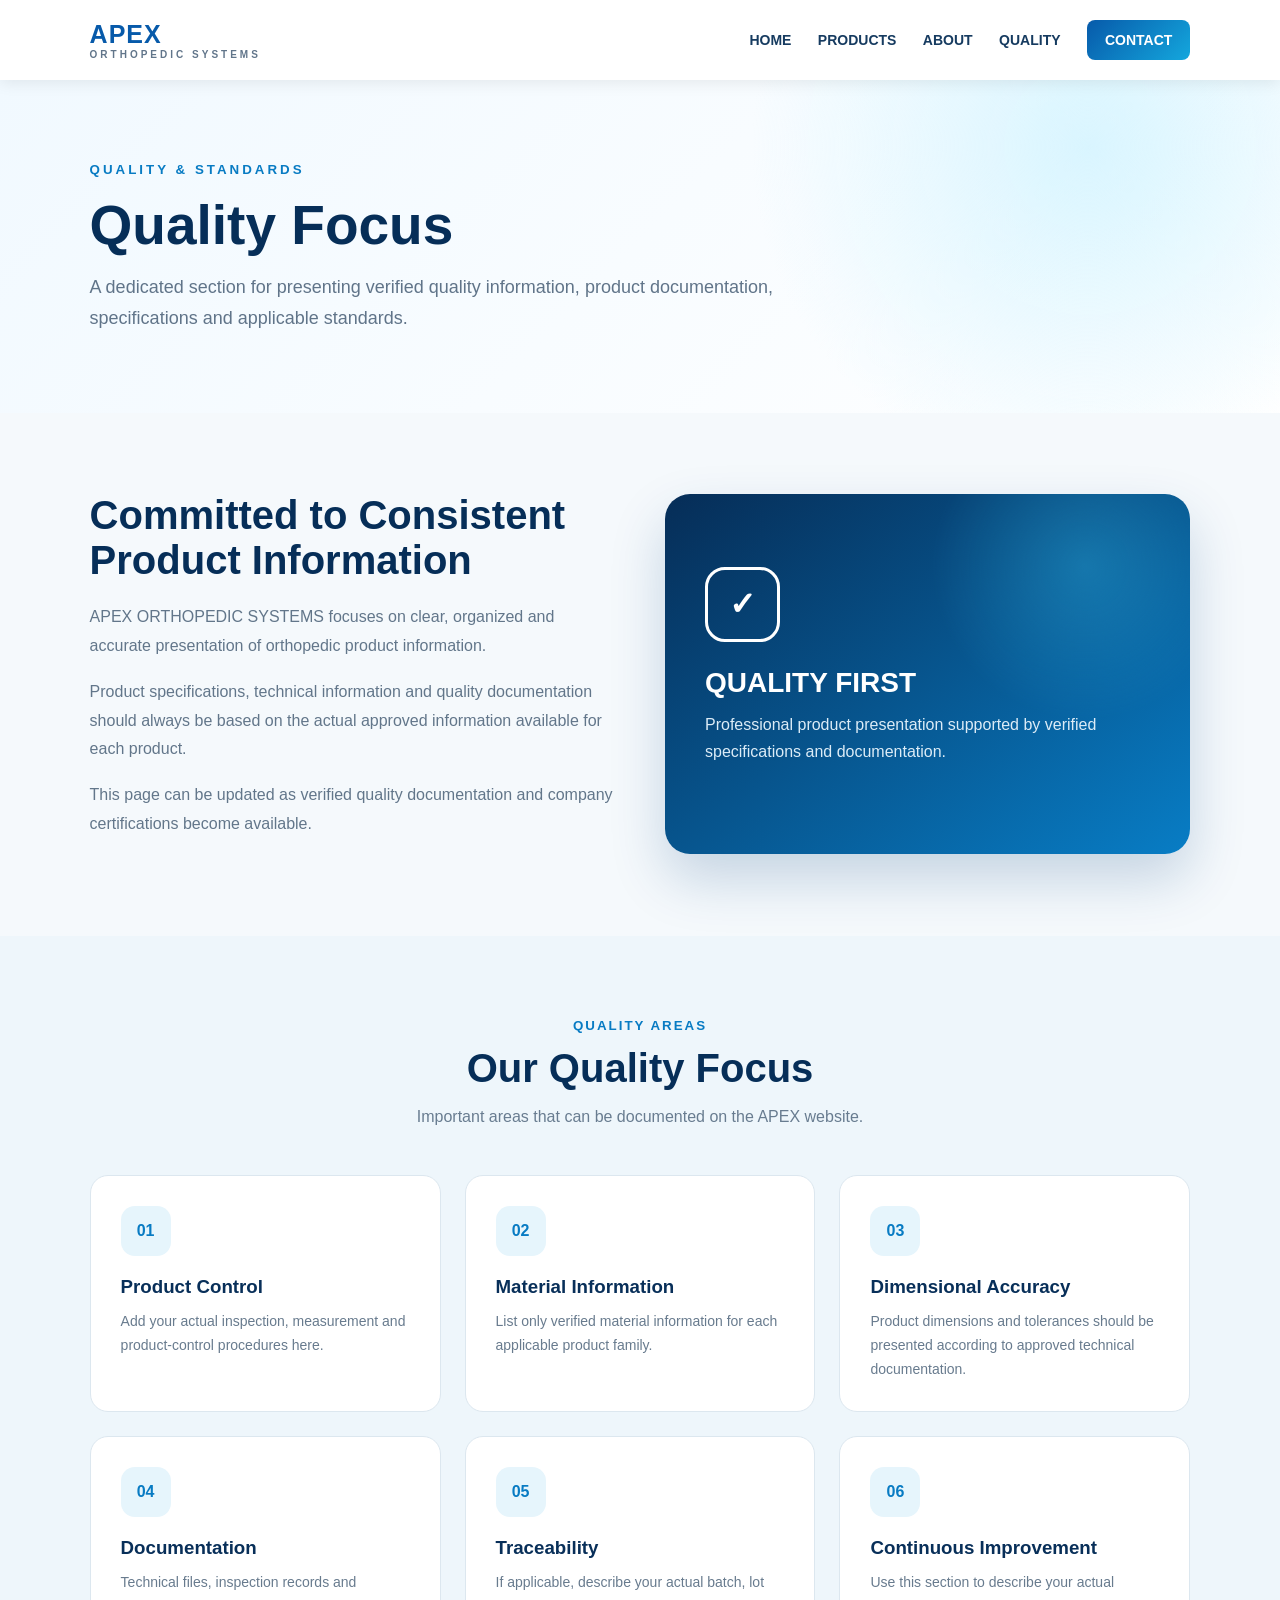
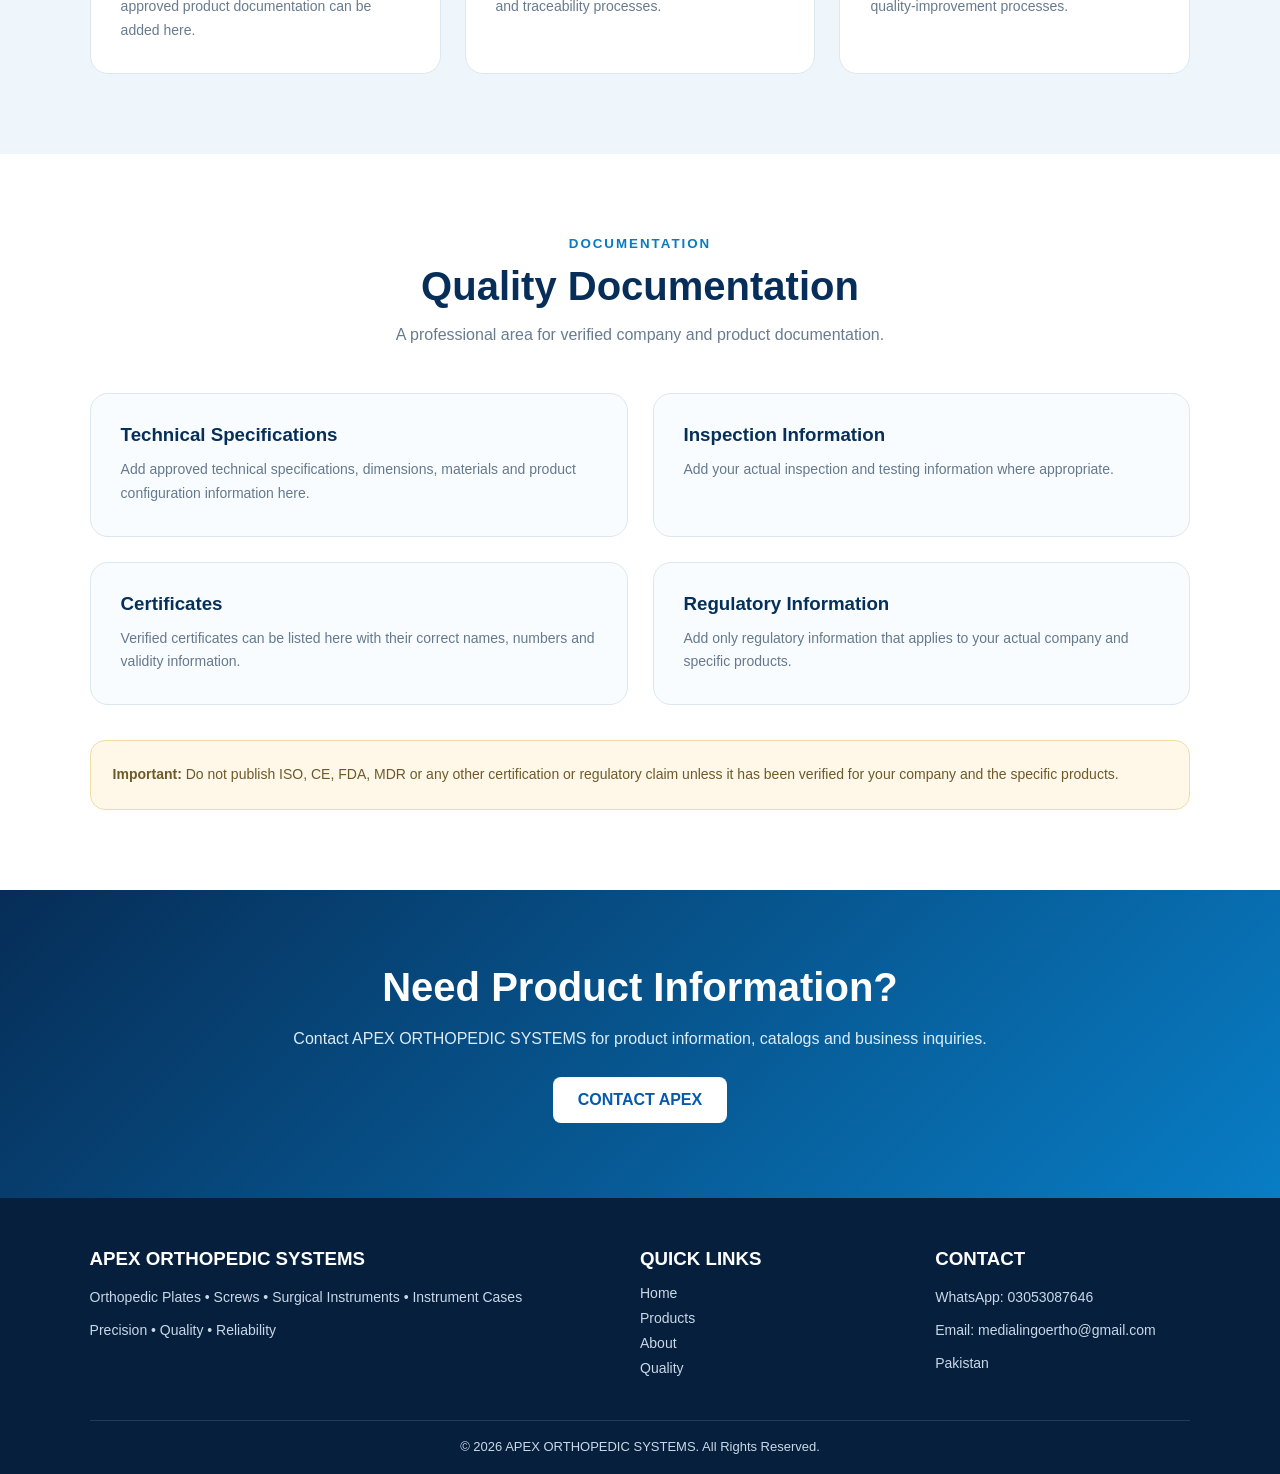
<file: qualit.html>
<!DOCTYPE html>
<html lang="en">
<head>
    <meta charset="UTF-8">
    <meta name="viewport" content="width=device-width, initial-scale=1.0">

    <title>Quality & Standards | APEX ORTHOPEDIC SYSTEMS</title>

    <meta name="description" content="Explore the quality focus, product information and documentation of APEX ORTHOPEDIC SYSTEMS.">

    <link rel="icon" type="image/png" href="apex-logo.png">

    <style>
        * {
            margin: 0;
            padding: 0;
            box-sizing: border-box;
            font-family: Arial, Helvetica, sans-serif;
        }

        html {
            scroll-behavior: smooth;
        }

        body {
            background: #f5f9fc;
            color: #10243d;
        }

        /* HEADER */

        header {
            background: white;
            min-height: 80px;
            padding: 15px 7%;
            display: flex;
            align-items: center;
            justify-content: space-between;
            box-shadow: 0 3px 15px rgba(0,0,0,.08);
            position: sticky;
            top: 0;
            z-index: 1000;
        }

        .logo {
            color: #075aaa;
            font-size: 25px;
            font-weight: bold;
            letter-spacing: 1px;
            text-decoration: none;
        }

        .logo span {
            display: block;
            color: #61758a;
            font-size: 10px;
            letter-spacing: 3px;
        }

        nav a {
            text-decoration: none;
            color: #163b60;
            font-size: 14px;
            font-weight: bold;
            margin-left: 22px;
        }

        nav a:hover {
            color: #0b86ca;
        }

        .contact {
            background: linear-gradient(135deg,#075aaa,#14a7dd);
            color: white !important;
            padding: 12px 18px;
            border-radius: 8px;
        }

        /* HERO */

        .hero {
            padding: 80px 7%;
            background:
                radial-gradient(circle at 85% 20%,#d9f5ff,transparent 30%),
                linear-gradient(135deg,#f1f9ff,#fff);
        }

        .hero small {
            color: #087bc3;
            font-weight: bold;
            letter-spacing: 3px;
        }

        .hero h1 {
            color: #062e58;
            font-size: 55px;
            margin: 15px 0;
        }

        .hero p {
            max-width: 720px;
            color: #607489;
            font-size: 18px;
            line-height: 1.7;
        }

        /* INTRO */

        .intro {
            padding: 80px 7%;
        }

        .intro-grid {
            display: grid;
            grid-template-columns: 1fr 1fr;
            gap: 50px;
            align-items: center;
        }

        .intro h2 {
            color: #062e58;
            font-size: 40px;
            margin-bottom: 20px;
        }

        .intro p {
            color: #62768a;
            line-height: 1.8;
            margin-bottom: 17px;
        }

        .quality-visual {
            min-height: 360px;
            border-radius: 25px;
            padding: 40px;
            background:
                radial-gradient(circle at 80% 20%,rgba(55,195,240,.3),transparent 30%),
                linear-gradient(145deg,#062d57,#087dc5);
            color: white;
            box-shadow: 0 25px 55px rgba(0,65,125,.2);
            display: flex;
            flex-direction: column;
            justify-content: center;
        }

        .quality-icon {
            width: 75px;
            height: 75px;
            border: 3px solid white;
            border-radius: 20px;
            display: flex;
            align-items: center;
            justify-content: center;
            font-size: 32px;
            font-weight: bold;
            margin-bottom: 25px;
        }

        .quality-visual h3 {
            font-size: 28px;
            margin-bottom: 12px;
        }

        .quality-visual p {
            color: #dcecf7;
            line-height: 1.7;
        }

        /* QUALITY CARDS */

        .quality-section {
            background: #eef6fb;
            padding: 80px 7%;
        }

        .title {
            text-align: center;
            margin-bottom: 45px;
        }

        .title small {
            color: #087bc3;
            font-weight: bold;
            letter-spacing: 2px;
        }

        .title h2 {
            color: #062e58;
            font-size: 40px;
            margin: 12px 0;
        }

        .title p {
            color: #687c90;
            line-height: 1.7;
        }

        .quality-grid {
            display: grid;
            grid-template-columns: repeat(3,1fr);
            gap: 24px;
        }

        .card {
            background: white;
            padding: 30px;
            border: 1px solid #dce7ef;
            border-radius: 18px;
            transition: .3s;
        }

        .card:hover {
            transform: translateY(-7px);
            box-shadow: 0 18px 40px rgba(0,60,120,.12);
        }

        .number {
            width: 50px;
            height: 50px;
            border-radius: 14px;
            background: #e6f5fc;
            color: #087bc3;
            display: flex;
            align-items: center;
            justify-content: center;
            font-weight: bold;
            margin-bottom: 20px;
        }

        .card h3 {
            color: #082f59;
            margin-bottom: 12px;
        }

        .card p {
            color: #687b8e;
            font-size: 14px;
            line-height: 1.7;
        }

        /* DOCUMENTATION */

        .documentation {
            padding: 80px 7%;
            background: white;
        }

        .doc-grid {
            display: grid;
            grid-template-columns: repeat(2,1fr);
            gap: 25px;
        }

        .doc-card {
            border: 1px solid #dce7ef;
            border-radius: 18px;
            padding: 30px;
            background: #f9fcff;
        }

        .doc-card h3 {
            color: #062f59;
            margin-bottom: 12px;
        }

        .doc-card p {
            color: #65798d;
            line-height: 1.7;
            font-size: 14px;
        }

        .note {
            margin-top: 35px;
            padding: 22px;
            border-radius: 15px;
            background: #fff8e8;
            border: 1px solid #f0dca5;
            color: #6d5a2b;
            line-height: 1.7;
            font-size: 14px;
        }

        /* CTA */

        .cta {
            background: linear-gradient(135deg,#062d57,#087dc5);
            color: white;
            text-align: center;
            padding: 75px 7%;
        }

        .cta h2 {
            font-size: 40px;
            margin-bottom: 15px;
        }

        .cta p {
            color: #dcecf7;
            margin-bottom: 25px;
            line-height: 1.7;
        }

        .cta a {
            display: inline-block;
            background: white;
            color: #075aaa;
            text-decoration: none;
            padding: 14px 25px;
            border-radius: 8px;
            font-weight: bold;
        }

        /* FOOTER */

        footer {
            background: #061f3d;
            color: #c9d8e6;
            padding: 50px 7% 20px;
        }

        .footer-grid {
            display: grid;
            grid-template-columns: 2fr 1fr 1fr;
            gap: 40px;
        }

        footer h3 {
            color: white;
            margin-bottom: 15px;
        }

        footer p {
            font-size: 14px;
            line-height: 1.8;
            margin-bottom: 8px;
        }

        footer a {
            display: block;
            text-decoration: none;
            color: #c9d8e6;
            margin-bottom: 9px;
            font-size: 14px;
        }

        footer a:hover {
            color: white;
        }

        .copyright {
            border-top: 1px solid rgba(255,255,255,.12);
            margin-top: 35px;
            padding-top: 18px;
            text-align: center;
            font-size: 13px;
        }

        /* MOBILE */

        @media(max-width:900px) {
            header {
                padding: 15px 4%;
            }

            nav a {
                margin-left: 7px;
                font-size: 11px;
            }

            .intro-grid {
                grid-template-columns: 1fr;
            }

            .quality-grid {
                grid-template-columns: repeat(2,1fr);
            }

            .footer-grid {
                grid-template-columns: 1fr 1fr;
            }
        }

        @media(max-width:600px) {
            header {
                flex-direction: column;
                gap: 15px;
            }

            nav {
                text-align: center;
            }

            nav a {
                display: inline-block;
                margin: 5px;
            }

            .hero h1 {
                font-size: 40px;
            }

            .intro h2,
            .title h2,
            .cta h2 {
                font-size: 30px;
            }

            .quality-grid,
            .doc-grid,
            .footer-grid {
                grid-template-columns: 1fr;
            }
        }
    </style>
</head>

<body>

<!-- HEADER -->

<header>

    <a href="index.html" class="logo">
        APEX
        <span>ORTHOPEDIC SYSTEMS</span>
    </a>

    <nav>
        <a href="index.html">HOME</a>
        <a href="products.html">PRODUCTS</a>
        <a href="index.html#about">ABOUT</a>
        <a href="quality.html">QUALITY</a>
        <a href="index.html#contact" class="contact">CONTACT</a>
    </nav>

</header>


<!-- HERO -->

<section class="hero">

    <small>QUALITY & STANDARDS</small>

    <h1>Quality Focus</h1>

    <p>
        A dedicated section for presenting verified quality
        information, product documentation, specifications
        and applicable standards.
    </p>

</section>


<!-- INTRO -->

<section class="intro">

    <div class="intro-grid">

        <div>

            <h2>Committed to Consistent Product Information</h2>

            <p>
                APEX ORTHOPEDIC SYSTEMS focuses on clear,
                organized and accurate presentation of
                orthopedic product information.
            </p>

            <p>
                Product specifications, technical information
                and quality documentation should always be
                based on the actual approved information
                available for each product.
            </p>

            <p>
                This page can be updated as verified quality
                documentation and company certifications
                become available.
            </p>

        </div>

        <div class="quality-visual">

            <div class="quality-icon">✓</div>

            <h3>QUALITY FIRST</h3>

            <p>
                Professional product presentation supported
                by verified specifications and documentation.
            </p>

        </div>

    </div>

</section>


<!-- QUALITY AREAS -->

<section class="quality-section">

    <div class="title">

        <small>QUALITY AREAS</small>

        <h2>Our Quality Focus</h2>

        <p>
            Important areas that can be documented
            on the APEX website.
        </p>

    </div>

    <div class="quality-grid">

        <div class="card">
            <div class="number">01</div>
            <h3>Product Control</h3>
            <p>
                Add your actual inspection, measurement
                and product-control procedures here.
            </p>
        </div>

        <div class="card">
            <div class="number">02</div>
            <h3>Material Information</h3>
            <p>
                List only verified material information
                for each applicable product family.
            </p>
        </div>

        <div class="card">
            <div class="number">03</div>
            <h3>Dimensional Accuracy</h3>
            <p>
                Product dimensions and tolerances should
                be presented according to approved
                technical documentation.
            </p>
        </div>

        <div class="card">
            <div class="number">04</div>
            <h3>Documentation</h3>
            <p>
                Technical files, inspection records and
                approved product documentation can be
                added here.
            </p>
        </div>

        <div class="card">
            <div class="number">05</div>
            <h3>Traceability</h3>
            <p>
                If applicable, describe your actual batch,
                lot and traceability processes.
            </p>
        </div>

        <div class="card">
            <div class="number">06</div>
            <h3>Continuous Improvement</h3>
            <p>
                Use this section to describe your actual
                quality-improvement processes.
            </p>
        </div>

    </div>

</section>


<!-- DOCUMENTATION -->

<section class="documentation">

    <div class="title">

        <small>DOCUMENTATION</small>

        <h2>Quality Documentation</h2>

        <p>
            A professional area for verified company
            and product documentation.
        </p>

    </div>

    <div class="doc-grid">

        <div class="doc-card">
            <h3>Technical Specifications</h3>
            <p>
                Add approved technical specifications,
                dimensions, materials and product
                configuration information here.
            </p>
        </div>

        <div class="doc-card">
            <h3>Inspection Information</h3>
            <p>
                Add your actual inspection and testing
                information where appropriate.
            </p>
        </div>

        <div class="doc-card">
            <h3>Certificates</h3>
            <p>
                Verified certificates can be listed here
                with their correct names, numbers and
                validity information.
            </p>
        </div>

        <div class="doc-card">
            <h3>Regulatory Information</h3>
            <p>
                Add only regulatory information that
                applies to your actual company and
                specific products.
            </p>
        </div>

    </div>

    <div class="note">

        <strong>Important:</strong>
        Do not publish ISO, CE, FDA, MDR or any other
        certification or regulatory claim unless it has
        been verified for your company and the specific
        products.

    </div>

</section>


<!-- CTA -->

<section class="cta">

    <h2>Need Product Information?</h2>

    <p>
        Contact APEX ORTHOPEDIC SYSTEMS for product
        information, catalogs and business inquiries.
    </p>

    <a href="contact.html">CONTACT APEX</a>

</section>


<!-- FOOTER -->

<footer>

    <div class="footer-grid">

        <div>

            <h3>APEX ORTHOPEDIC SYSTEMS</h3>

            <p>
                Orthopedic Plates • Screws • Surgical
                Instruments • Instrument Cases
            </p>

            <p>Precision • Quality • Reliability</p>

        </div>

        <div>

            <h3>QUICK LINKS</h3>

            <a href="index.html">Home</a>
            <a href="products.html">Products</a>
            <a href="index.html#about">About</a>
            <a href="quality.html">Quality</a>

        </div>

        <div>

            <h3>CONTACT</h3>

            <p>WhatsApp: 03053087646</p>
            <p>Email: medialingoertho@gmail.com</p>
            <p>Pakistan</p>

        </div>

    </div>

    <div class="copyright">
        © 2026 APEX ORTHOPEDIC SYSTEMS. All Rights Reserved.
    </div>

</footer>

</body>
</html>
</file>
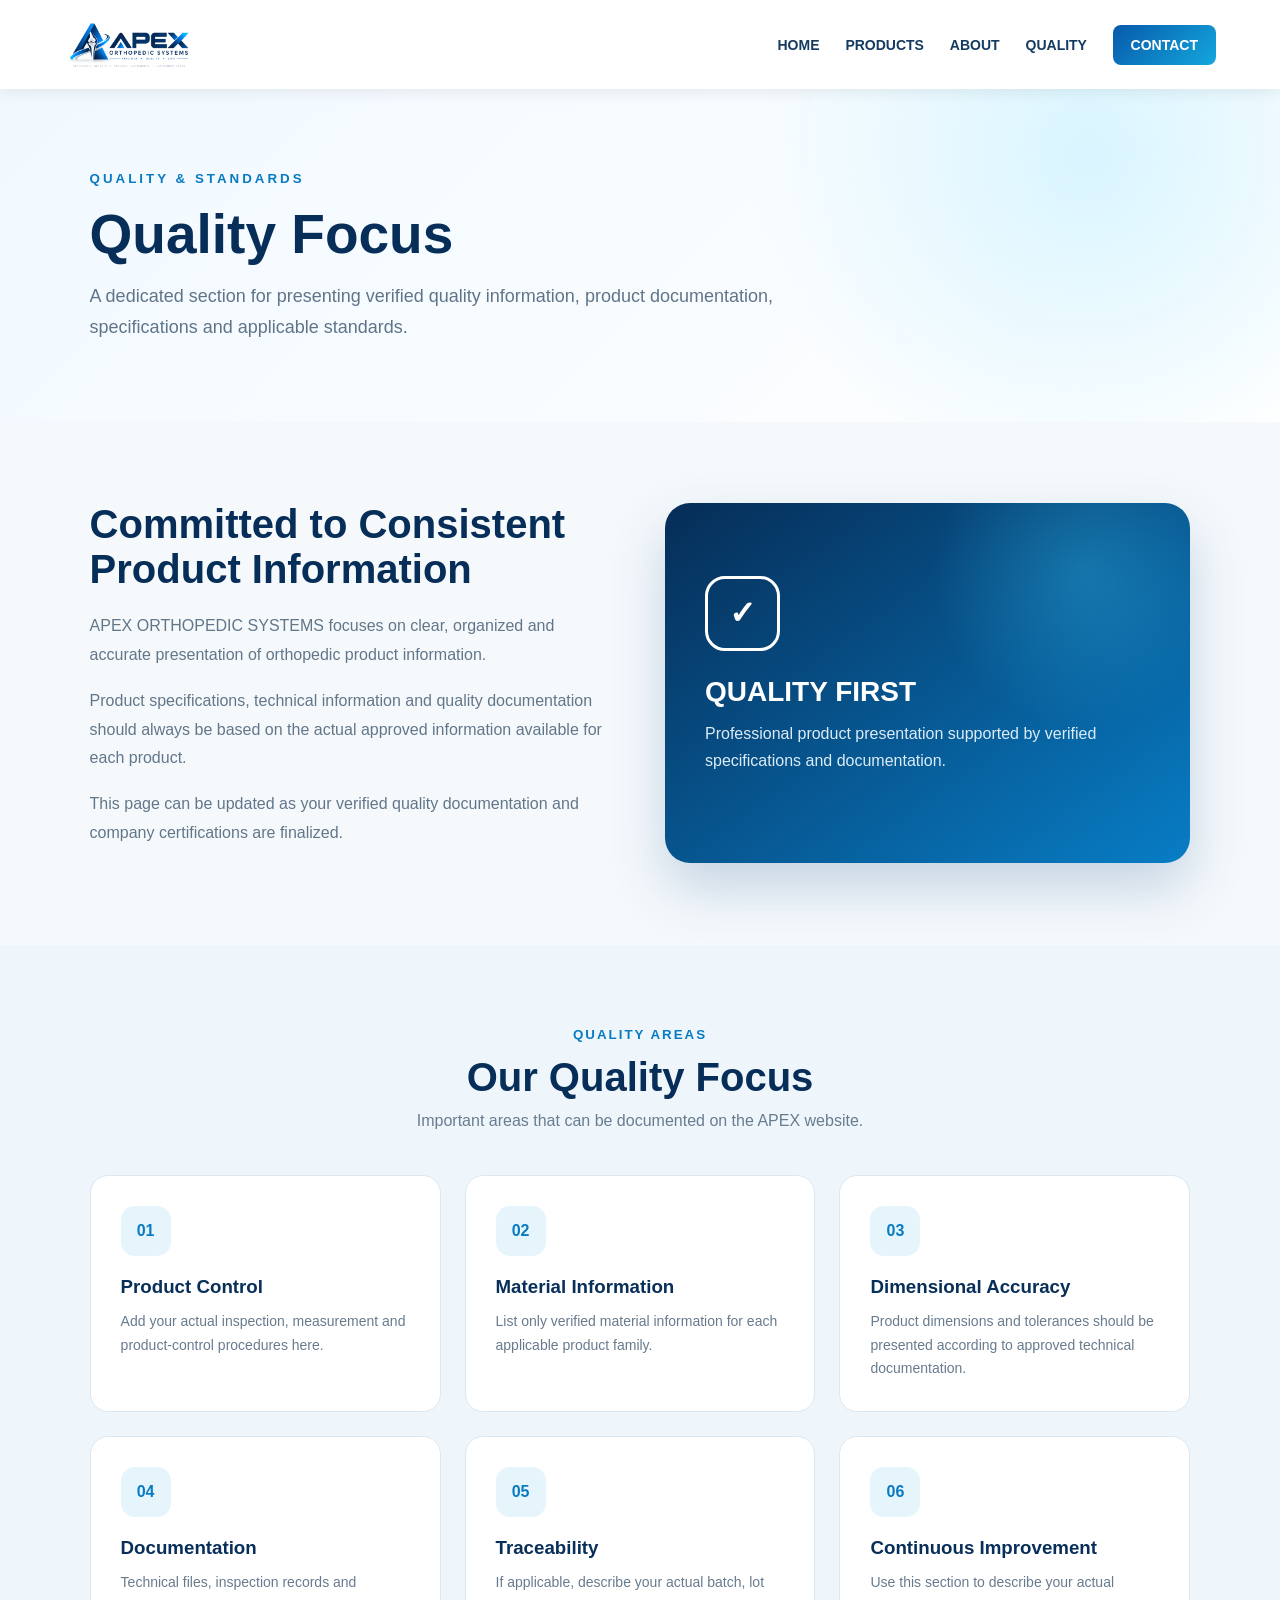
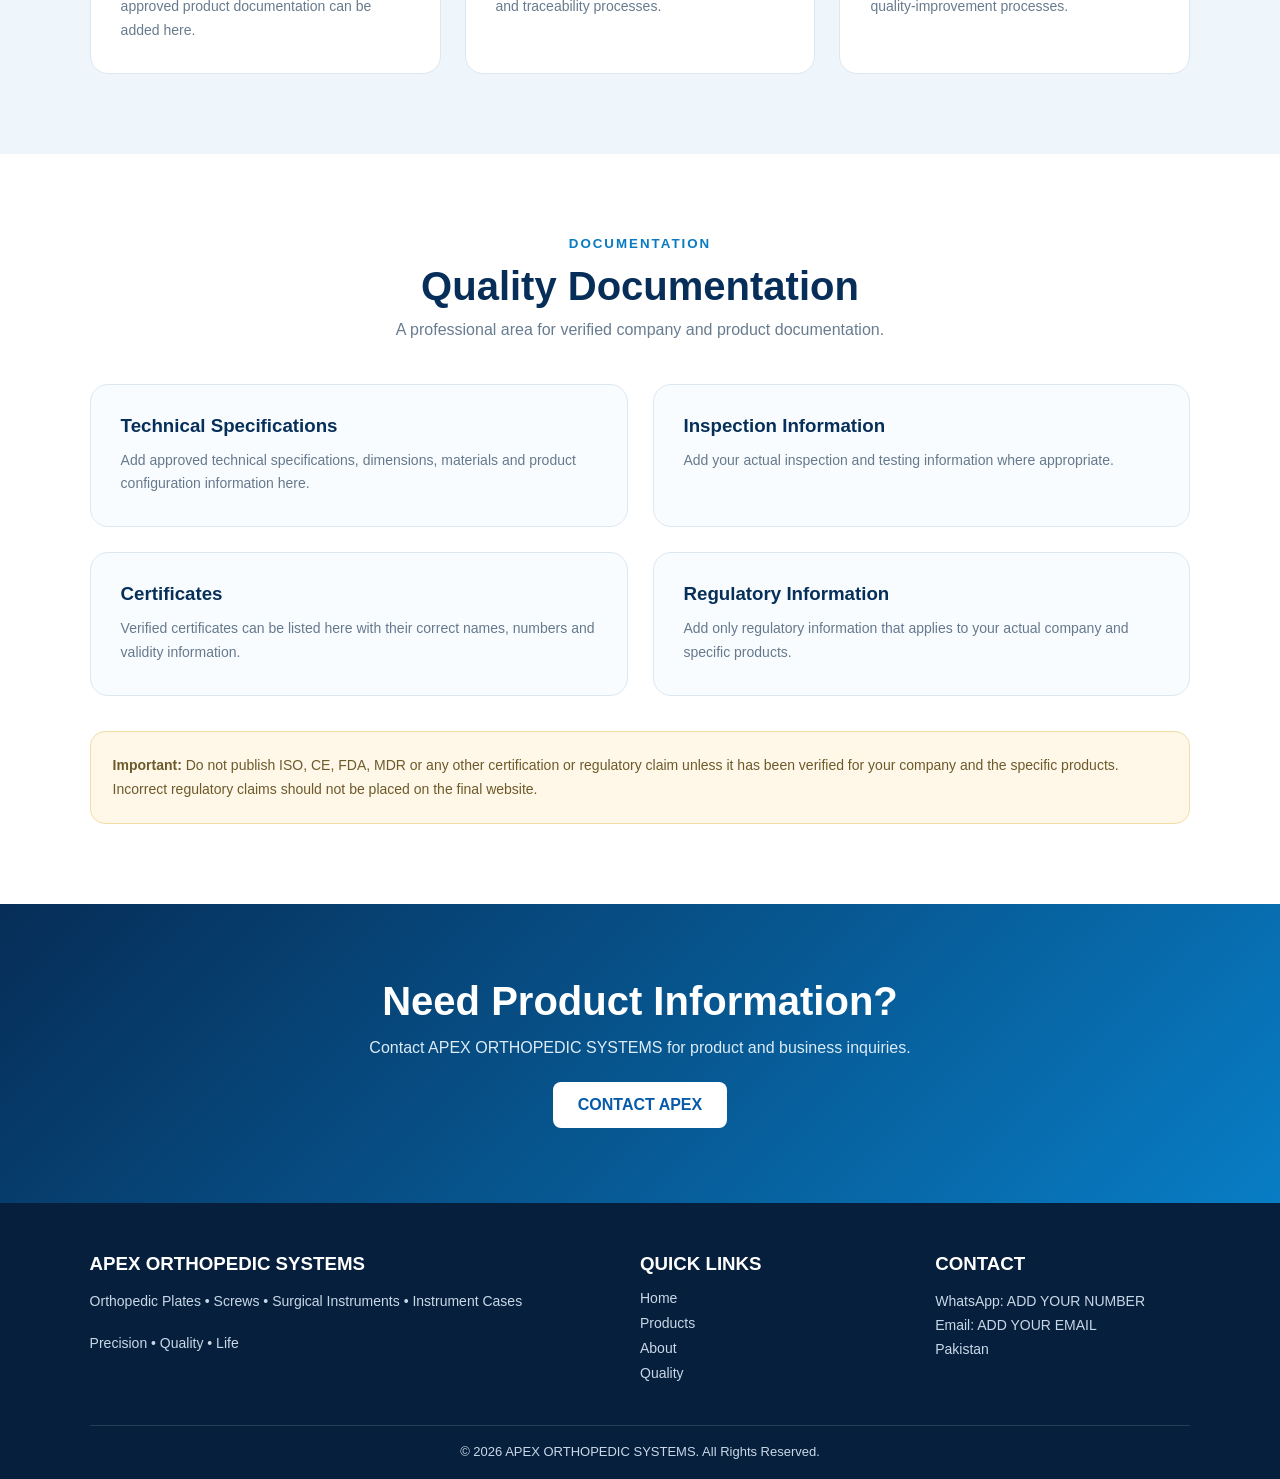
<file: quality.html>
<!DOCTYPE html>
<html lang="en">

<head>

<meta charset="UTF-8">

<meta name="viewport"
content="width=device-width, initial-scale=1.0">

<meta name="description"
content="APEX Orthopedic Systems quality and standards information.">

<title>Quality & Standards | APEX ORTHOPEDIC SYSTEMS</title>
<link rel="icon" type="image/png" href="apex-logo.png">
<style>

*{
    margin:0;
    padding:0;
    box-sizing:border-box;
    font-family:Arial,Helvetica,sans-serif;
}

html{
    scroll-behavior:smooth;
}

body{
    background:#f5f9fc;
    color:#10243d;
}

/* HEADER */
header{
    background:white;
    min-height:80px;
    padding:12px 5%;
    display:flex;
    align-items:center;
    justify-content:space-between;
    gap:24px;
    box-shadow:0 3px 15px rgba(0,0,0,.08);
    position:sticky;
    top:0;
    z-index:1000;
}

/* IMAGE LOGO ONLY — no extra text beside/under it */
.logo{
    display:flex;
    align-items:center;
    flex:0 0 auto;
    width:190px;
    color:transparent;
    font-size:0;
    line-height:0;
    letter-spacing:0;
    text-decoration:none;
}

.logo img{
    display:block !important;
    width:190px !important;
    height:65px !important;
    max-width:100%;
    object-fit:contain;
    object-position:left center;
}

nav a{
    text-decoration:none;
    color:#163b60;
    font-size:14px;
    font-weight:bold;
    margin-left:22px;
}

nav a:hover{
    color:#0b86ca;
}

.contact{
    background:linear-gradient(135deg,#075aaa,#14a7dd);
    color:white!important;
    padding:12px 18px;
    border-radius:8px;
}

/* HERO */

.hero{
    padding:80px 7%;
    background:
    radial-gradient(circle at 85% 20%,#d9f5ff,transparent 30%),
    linear-gradient(135deg,#f1f9ff,#fff);
}

.hero small{
    color:#087bc3;
    font-weight:bold;
    letter-spacing:3px;
}

.hero h1{
    color:#062e58;
    font-size:55px;
    margin:15px 0;
}

.hero p{
    max-width:720px;
    color:#607489;
    font-size:18px;
    line-height:1.7;
}

/* INTRO */

.intro{
    padding:80px 7%;
}

.intro-grid{
    display:grid;
    grid-template-columns:1fr 1fr;
    gap:50px;
    align-items:center;
}

.intro h2{
    color:#062e58;
    font-size:40px;
    margin-bottom:20px;
}

.intro p{
    color:#62768a;
    line-height:1.8;
    margin-bottom:17px;
}

/* QUALITY BOX */

.quality-visual{
    min-height:360px;
    border-radius:25px;
    padding:40px;
    background:
    radial-gradient(circle at 80% 20%,rgba(55,195,240,.3),transparent 30%),
    linear-gradient(145deg,#062d57,#087dc5);
    color:white;
    box-shadow:0 25px 55px rgba(0,65,125,.2);
    display:flex;
    flex-direction:column;
    justify-content:center;
}

.quality-icon{
    width:75px;
    height:75px;
    border:3px solid white;
    border-radius:20px;
    display:flex;
    align-items:center;
    justify-content:center;
    font-size:32px;
    font-weight:bold;
    margin-bottom:25px;
}

.quality-visual h3{
    font-size:28px;
    margin-bottom:12px;
}

.quality-visual p{
    color:#dcecf7;
    line-height:1.7;
}

/* QUALITY CARDS */

.quality-section{
    background:#eef6fb;
    padding:80px 7%;
}

.title{
    text-align:center;
    margin-bottom:45px;
}

.title small{
    color:#087bc3;
    font-weight:bold;
    letter-spacing:2px;
}

.title h2{
    color:#062e58;
    font-size:40px;
    margin:12px 0;
}

.title p{
    color:#687c90;
}

.quality-grid{
    display:grid;
    grid-template-columns:repeat(3,1fr);
    gap:24px;
}

.card{
    background:white;
    padding:30px;
    border:1px solid #dce7ef;
    border-radius:18px;
    transition:.3s;
}

.card:hover{
    transform:translateY(-7px);
    box-shadow:0 18px 40px rgba(0,60,120,.12);
}

.number{
    width:50px;
    height:50px;
    border-radius:14px;
    background:#e6f5fc;
    color:#087bc3;
    display:flex;
    align-items:center;
    justify-content:center;
    font-weight:bold;
    margin-bottom:20px;
}

.card h3{
    color:#082f59;
    margin-bottom:12px;
}

.card p{
    color:#687b8e;
    font-size:14px;
    line-height:1.7;
}

/* DOCUMENTATION */

.documentation{
    padding:80px 7%;
    background:white;
}

.doc-grid{
    display:grid;
    grid-template-columns:repeat(2,1fr);
    gap:25px;
}

.doc-card{
    border:1px solid #dce7ef;
    border-radius:18px;
    padding:30px;
    background:#f9fcff;
}

.doc-card h3{
    color:#062f59;
    margin-bottom:12px;
}

.doc-card p{
    color:#65798d;
    line-height:1.7;
    font-size:14px;
}

/* IMPORTANT NOTE */

.note{
    margin-top:35px;
    padding:22px;
    border-radius:15px;
    background:#fff8e8;
    border:1px solid #f0dca5;
    color:#6d5a2b;
    line-height:1.7;
    font-size:14px;
}

/* CTA */

.cta{
    background:linear-gradient(135deg,#062d57,#087dc5);
    color:white;
    text-align:center;
    padding:75px 7%;
}

.cta h2{
    font-size:40px;
    margin-bottom:15px;
}

.cta p{
    color:#dcecf7;
    margin-bottom:25px;
}

.cta a{
    display:inline-block;
    background:white;
    color:#075aaa;
    text-decoration:none;
    padding:14px 25px;
    border-radius:8px;
    font-weight:bold;
}

/* FOOTER */

footer{
    background:#061f3d;
    color:#c9d8e6;
    padding:50px 7% 20px;
}

.footer-grid{
    display:grid;
    grid-template-columns:2fr 1fr 1fr;
    gap:40px;
}

footer h3{
    color:white;
    margin-bottom:15px;
}

footer p{
    font-size:14px;
    line-height:1.7;
}

footer a{
    display:block;
    text-decoration:none;
    color:#c9d8e6;
    margin-bottom:9px;
    font-size:14px;
}

footer a:hover{
    color:white;
}

.copyright{
    border-top:1px solid rgba(255,255,255,.12);
    margin-top:35px;
    padding-top:18px;
    text-align:center;
    font-size:13px;
}

/* MOBILE */

@media(max-width:900px){

    header{
        padding:15px 4%;
    }

    nav a{
        margin-left:7px;
        font-size:11px;
    }

    .intro-grid{
        grid-template-columns:1fr;
    }

    .quality-grid{
        grid-template-columns:repeat(2,1fr);
    }

    .doc-grid{
        grid-template-columns:1fr;
    }

    .footer-grid{
        grid-template-columns:1fr 1fr;
    }

}

@media(max-width:600px){
    .logo{
        width:165px;
        justify-content:center;
    }
    .logo img{
        width:165px !important;
        height:56px !important;
    }


    header{
        flex-direction:column;
        gap:15px;
    }

    nav{
        text-align:center;
    }

    nav a{
        display:inline-block;
        margin:5px;
    }

    .hero h1{
        font-size:40px;
    }

    .quality-grid{
        grid-template-columns:1fr;
    }

    .footer-grid{
        grid-template-columns:1fr;
    }

}

</style>

</head>


<body>


<!-- HEADER -->

<header>

<a href="index.html" class="logo">
    <img src="./apex-logo.png" alt="APEX logo">
</a>

<nav>

<a href="index.html">
HOME
</a>

<a href="products.html">
PRODUCTS
</a>

<a href="index.html#about">
ABOUT
</a>

<a href="index.html#quality">
QUALITY
</a>

<a href="index.html#contact" class="contact">
CONTACT
</a>

</nav>

</header>


<!-- HERO -->

<section class="hero">

<small>
QUALITY & STANDARDS
</small>

<h1>
Quality Focus
</h1>

<p>
A dedicated section for presenting verified
quality information, product documentation,
specifications and applicable standards.
</p>

</section>


<!-- INTRO -->

<section class="intro">

<div class="intro-grid">


<div>

<h2>
Committed to Consistent
Product Information
</h2>

<p>
APEX ORTHOPEDIC SYSTEMS focuses on clear,
organized and accurate presentation of
orthopedic product information.
</p>

<p>
Product specifications, technical information
and quality documentation should always be
based on the actual approved information
available for each product.
</p>

<p>
This page can be updated as your verified
quality documentation and company
certifications are finalized.
</p>

</div>


<div class="quality-visual">

<div class="quality-icon">
✓
</div>

<h3>
QUALITY FIRST
</h3>

<p>
Professional product presentation supported
by verified specifications and documentation.
</p>

</div>


</div>

</section>


<!-- QUALITY AREAS -->

<section class="quality-section">

<div class="title">

<small>
QUALITY AREAS
</small>

<h2>
Our Quality Focus
</h2>

<p>
Important areas that can be documented
on the APEX website.
</p>

</div>


<div class="quality-grid">


<div class="card">

<div class="number">
01
</div>

<h3>
Product Control
</h3>

<p>
Add your actual inspection, measurement
and product-control procedures here.
</p>

</div>


<div class="card">

<div class="number">
02
</div>

<h3>
Material Information
</h3>

<p>
List only verified material information
for each applicable product family.
</p>

</div>


<div class="card">

<div class="number">
03
</div>

<h3>
Dimensional Accuracy
</h3>

<p>
Product dimensions and tolerances should
be presented according to approved
technical documentation.
</p>

</div>


<div class="card">

<div class="number">
04
</div>

<h3>
Documentation
</h3>

<p>
Technical files, inspection records and
approved product documentation can be
added here.
</p>

</div>


<div class="card">

<div class="number">
05
</div>

<h3>
Traceability
</h3>

<p>
If applicable, describe your actual batch,
lot and traceability processes.
</p>

</div>


<div class="card">

<div class="number">
06
</div>

<h3>
Continuous Improvement
</h3>

<p>
Use this section to describe your actual
quality-improvement processes.
</p>

</div>


</div>

</section>


<!-- DOCUMENTATION -->

<section class="documentation">

<div class="title">

<small>
DOCUMENTATION
</small>

<h2>
Quality Documentation
</h2>

<p>
A professional area for verified company
and product documentation.
</p>

</div>


<div class="doc-grid">


<div class="doc-card">

<h3>
Technical Specifications
</h3>

<p>
Add approved technical specifications,
dimensions, materials and product
configuration information here.
</p>

</div>


<div class="doc-card">

<h3>
Inspection Information
</h3>

<p>
Add your actual inspection and testing
information where appropriate.
</p>

</div>


<div class="doc-card">

<h3>
Certificates
</h3>

<p>
Verified certificates can be listed here
with their correct names, numbers and
validity information.
</p>

</div>


<div class="doc-card">

<h3>
Regulatory Information
</h3>

<p>
Add only regulatory information that
applies to your actual company and
specific products.
</p>

</div>


</div>


<div class="note">

<strong>Important:</strong>
Do not publish ISO, CE, FDA, MDR or any
other certification or regulatory claim
unless it has been verified for your
company and the specific products.
Incorrect regulatory claims should not
be placed on the final website.

</div>

</section>


<!-- CTA -->

<section class="cta">

<h2>
Need Product Information?
</h2>

<p>
Contact APEX ORTHOPEDIC SYSTEMS for
product and business inquiries.
</p>

<a href="index.html#contact">
CONTACT APEX
</a>

</section>


<!-- FOOTER -->

<footer>

<div class="footer-grid">


<div>

<h3>
APEX ORTHOPEDIC SYSTEMS
</h3>

<p>
Orthopedic Plates • Screws •
Surgical Instruments •
Instrument Cases
</p>

<br>

<p>
Precision • Quality • Life
</p>

</div>


<div>

<h3>
QUICK LINKS
</h3>

<a href="index.html">
Home
</a>

<a href="products.html">
Products
</a>

<a href="about.html">
About
</a>

<a href="quality.html">
Quality
</a>

</div>


<div>

<h3>
CONTACT
</h3>

<p>
WhatsApp: ADD YOUR NUMBER
</p>

<p>
Email: ADD YOUR EMAIL
</p>

<p>
Pakistan
</p>

</div>


</div>


<div class="copyright">

© 2026 APEX ORTHOPEDIC SYSTEMS.
All Rights Reserved.

</div>

</footer>


</body>

</html>
</file>
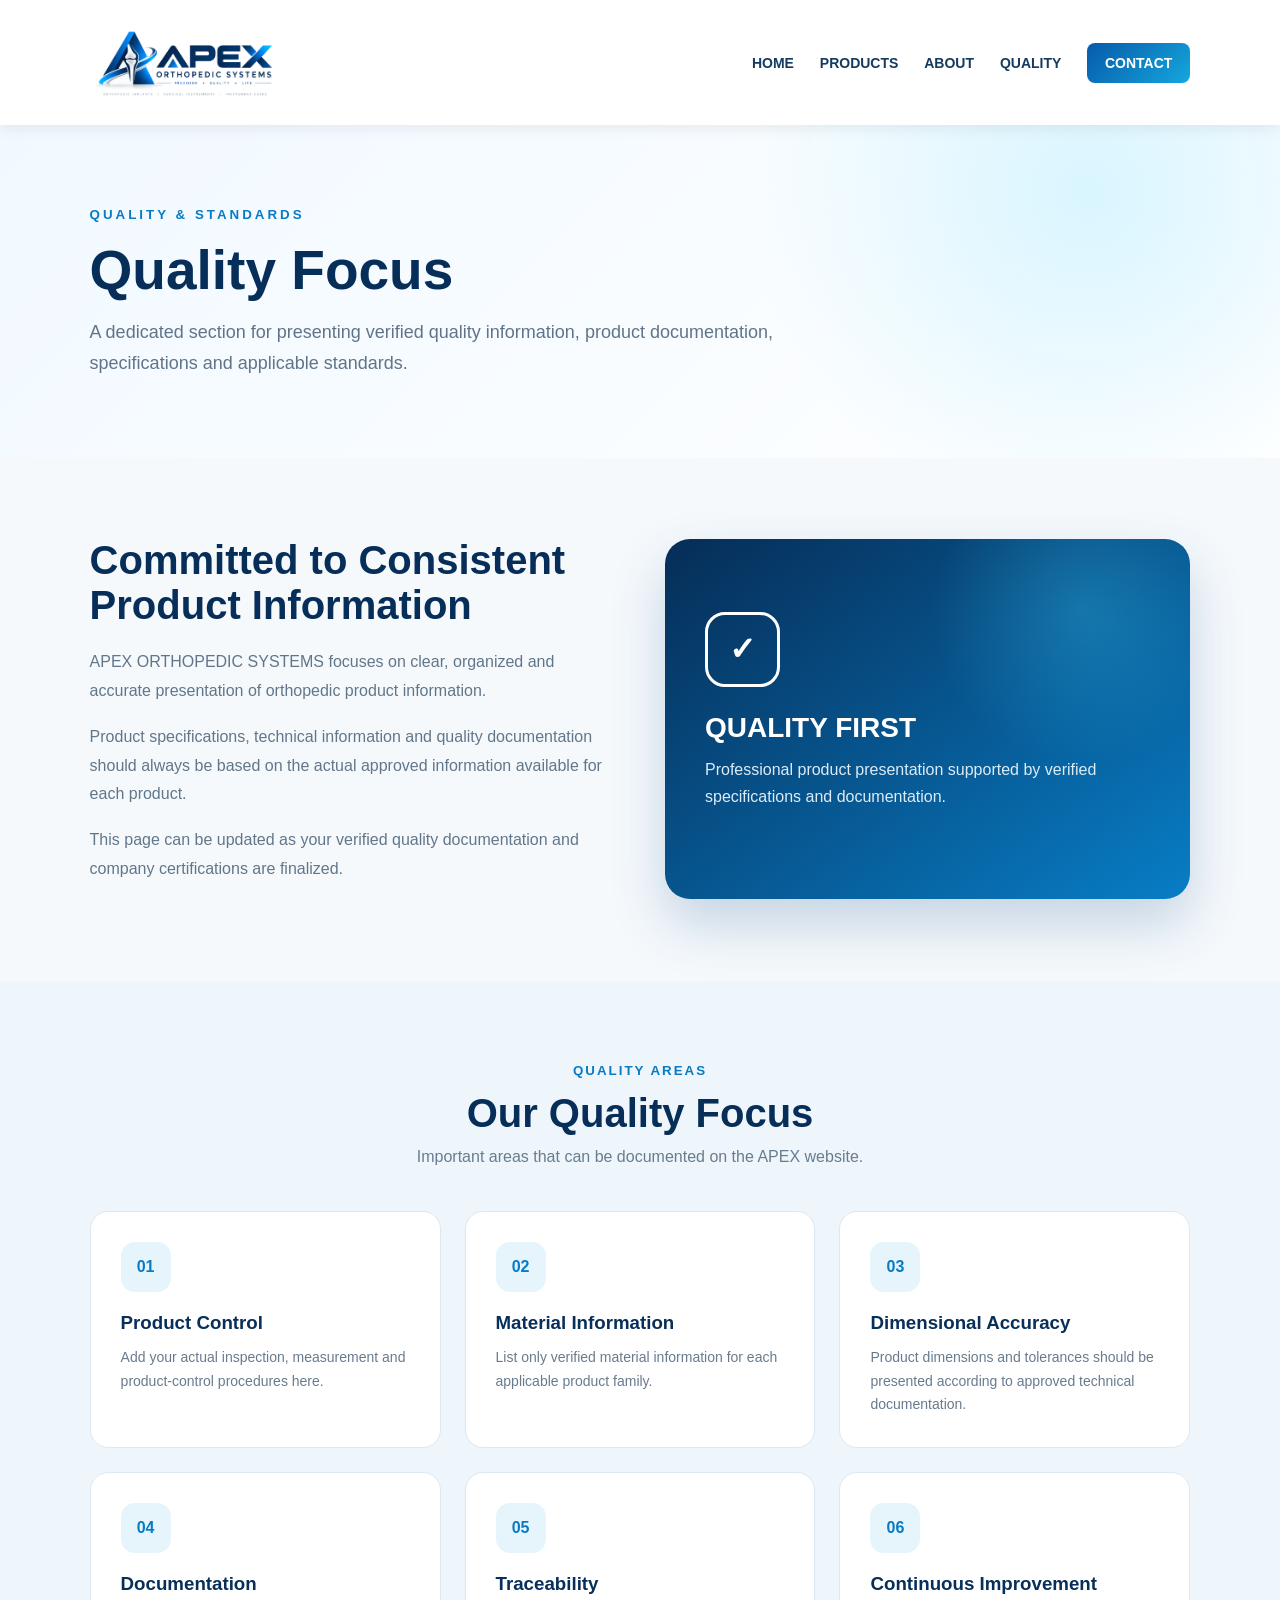
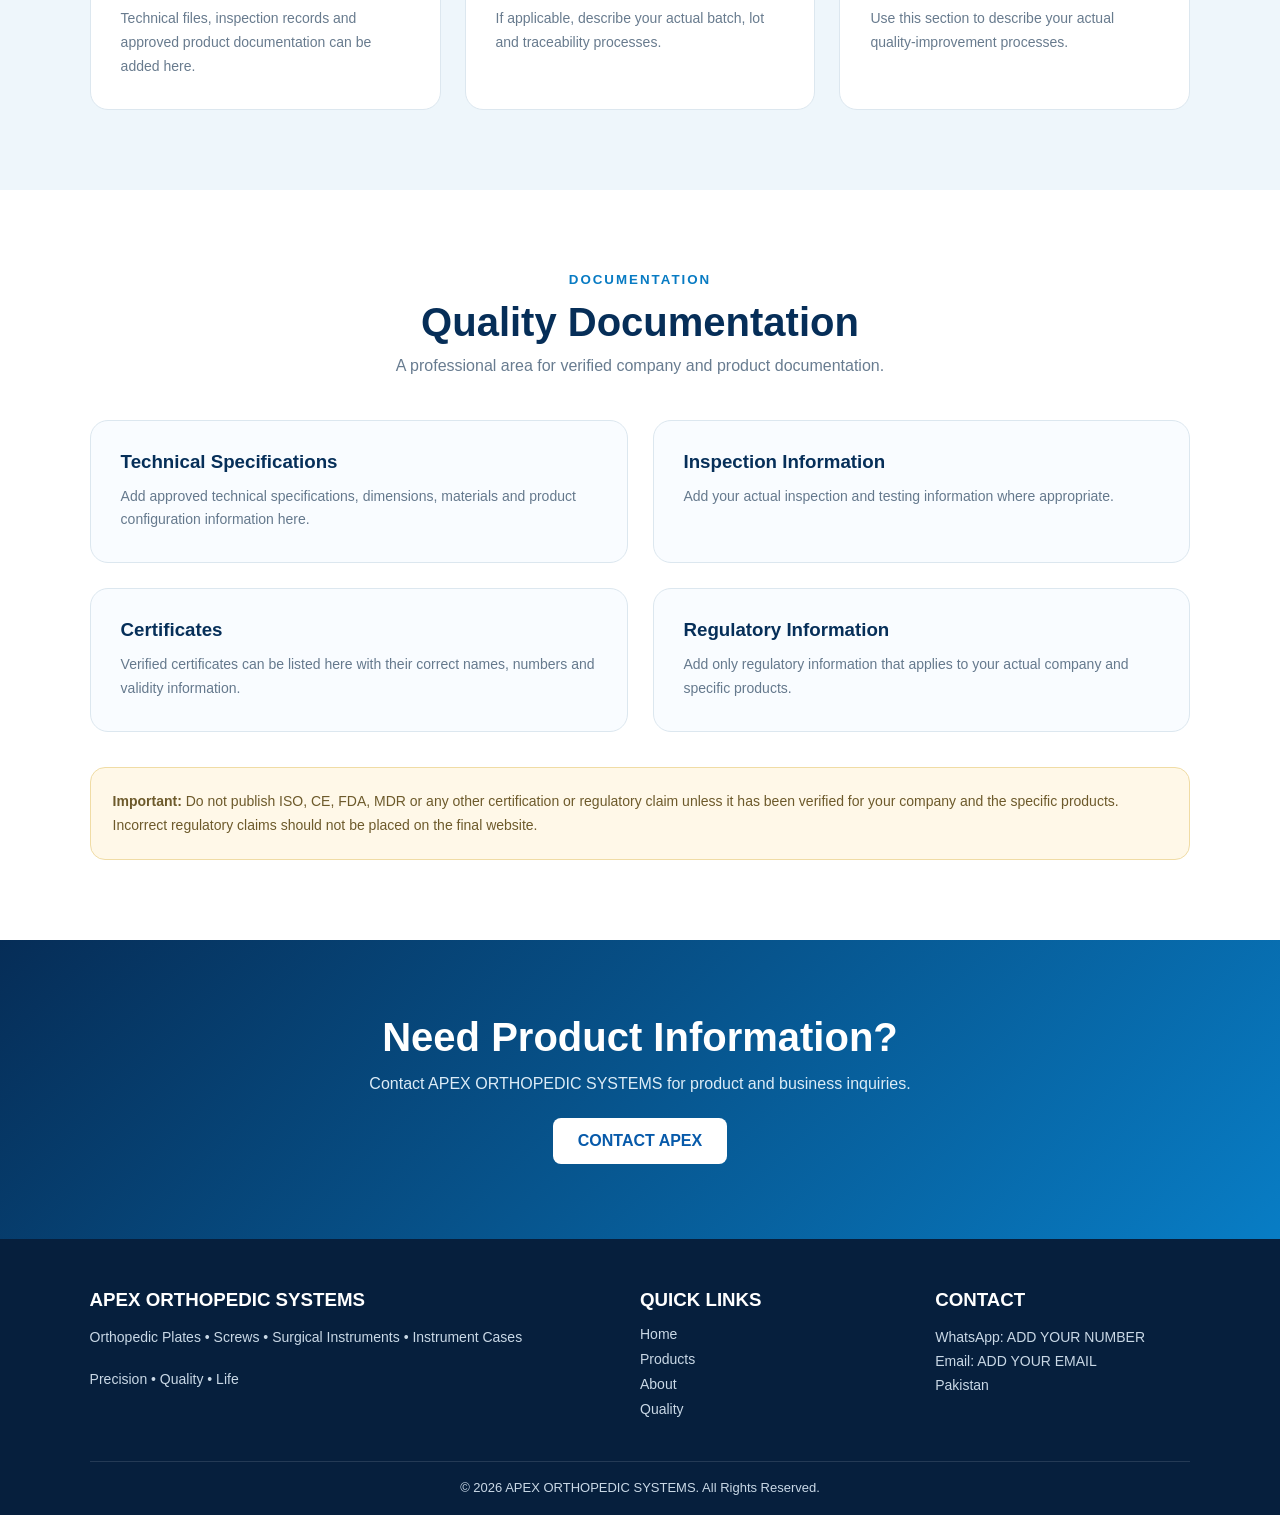
<file: Quality.html>
<!DOCTYPE html>
<html lang="en">

<head>

<meta charset="UTF-8">

<meta name="viewport"
content="width=device-width, initial-scale=1.0">

<meta name="description"
content="APEX Orthopedic Systems quality and standards information.">

<title>Quality & Standards | APEX ORTHOPEDIC SYSTEMS</title>
<link rel="icon" type="image/png" href="apex-logo.png">
<style>

*{
    margin:0;
    padding:0;
    box-sizing:border-box;
    font-family:Arial,Helvetica,sans-serif;
}

html{
    scroll-behavior:smooth;
}

body{
    background:#f5f9fc;
    color:#10243d;
}

/* HEADER */

header{
    background:white;
    min-height:80px;
    padding:15px 7%;
    display:flex;
    align-items:center;
    justify-content:space-between;
    box-shadow:0 3px 15px rgba(0,0,0,.08);
    position:sticky;
    top:0;
    z-index:1000;
}

.logo{
    color:#075aaa;
    font-size:25px;
    font-weight:bold;
    letter-spacing:1px;
}

.logo span{
    display:block;
    color:#61758a;
    font-size:10px;
    letter-spacing:3px;
}

nav a{
    text-decoration:none;
    color:#163b60;
    font-size:14px;
    font-weight:bold;
    margin-left:22px;
}

nav a:hover{
    color:#0b86ca;
}

.contact{
    background:linear-gradient(135deg,#075aaa,#14a7dd);
    color:white!important;
    padding:12px 18px;
    border-radius:8px;
}

/* HERO */

.hero{
    padding:80px 7%;
    background:
    radial-gradient(circle at 85% 20%,#d9f5ff,transparent 30%),
    linear-gradient(135deg,#f1f9ff,#fff);
}

.hero small{
    color:#087bc3;
    font-weight:bold;
    letter-spacing:3px;
}

.hero h1{
    color:#062e58;
    font-size:55px;
    margin:15px 0;
}

.hero p{
    max-width:720px;
    color:#607489;
    font-size:18px;
    line-height:1.7;
}

/* INTRO */

.intro{
    padding:80px 7%;
}

.intro-grid{
    display:grid;
    grid-template-columns:1fr 1fr;
    gap:50px;
    align-items:center;
}

.intro h2{
    color:#062e58;
    font-size:40px;
    margin-bottom:20px;
}

.intro p{
    color:#62768a;
    line-height:1.8;
    margin-bottom:17px;
}

/* QUALITY BOX */

.quality-visual{
    min-height:360px;
    border-radius:25px;
    padding:40px;
    background:
    radial-gradient(circle at 80% 20%,rgba(55,195,240,.3),transparent 30%),
    linear-gradient(145deg,#062d57,#087dc5);
    color:white;
    box-shadow:0 25px 55px rgba(0,65,125,.2);
    display:flex;
    flex-direction:column;
    justify-content:center;
}

.quality-icon{
    width:75px;
    height:75px;
    border:3px solid white;
    border-radius:20px;
    display:flex;
    align-items:center;
    justify-content:center;
    font-size:32px;
    font-weight:bold;
    margin-bottom:25px;
}

.quality-visual h3{
    font-size:28px;
    margin-bottom:12px;
}

.quality-visual p{
    color:#dcecf7;
    line-height:1.7;
}

/* QUALITY CARDS */

.quality-section{
    background:#eef6fb;
    padding:80px 7%;
}

.title{
    text-align:center;
    margin-bottom:45px;
}

.title small{
    color:#087bc3;
    font-weight:bold;
    letter-spacing:2px;
}

.title h2{
    color:#062e58;
    font-size:40px;
    margin:12px 0;
}

.title p{
    color:#687c90;
}

.quality-grid{
    display:grid;
    grid-template-columns:repeat(3,1fr);
    gap:24px;
}

.card{
    background:white;
    padding:30px;
    border:1px solid #dce7ef;
    border-radius:18px;
    transition:.3s;
}

.card:hover{
    transform:translateY(-7px);
    box-shadow:0 18px 40px rgba(0,60,120,.12);
}

.number{
    width:50px;
    height:50px;
    border-radius:14px;
    background:#e6f5fc;
    color:#087bc3;
    display:flex;
    align-items:center;
    justify-content:center;
    font-weight:bold;
    margin-bottom:20px;
}

.card h3{
    color:#082f59;
    margin-bottom:12px;
}

.card p{
    color:#687b8e;
    font-size:14px;
    line-height:1.7;
}

/* DOCUMENTATION */

.documentation{
    padding:80px 7%;
    background:white;
}

.doc-grid{
    display:grid;
    grid-template-columns:repeat(2,1fr);
    gap:25px;
}

.doc-card{
    border:1px solid #dce7ef;
    border-radius:18px;
    padding:30px;
    background:#f9fcff;
}

.doc-card h3{
    color:#062f59;
    margin-bottom:12px;
}

.doc-card p{
    color:#65798d;
    line-height:1.7;
    font-size:14px;
}

/* IMPORTANT NOTE */

.note{
    margin-top:35px;
    padding:22px;
    border-radius:15px;
    background:#fff8e8;
    border:1px solid #f0dca5;
    color:#6d5a2b;
    line-height:1.7;
    font-size:14px;
}

/* CTA */

.cta{
    background:linear-gradient(135deg,#062d57,#087dc5);
    color:white;
    text-align:center;
    padding:75px 7%;
}

.cta h2{
    font-size:40px;
    margin-bottom:15px;
}

.cta p{
    color:#dcecf7;
    margin-bottom:25px;
}

.cta a{
    display:inline-block;
    background:white;
    color:#075aaa;
    text-decoration:none;
    padding:14px 25px;
    border-radius:8px;
    font-weight:bold;
}

/* FOOTER */

footer{
    background:#061f3d;
    color:#c9d8e6;
    padding:50px 7% 20px;
}

.footer-grid{
    display:grid;
    grid-template-columns:2fr 1fr 1fr;
    gap:40px;
}

footer h3{
    color:white;
    margin-bottom:15px;
}

footer p{
    font-size:14px;
    line-height:1.7;
}

footer a{
    display:block;
    text-decoration:none;
    color:#c9d8e6;
    margin-bottom:9px;
    font-size:14px;
}

footer a:hover{
    color:white;
}

.copyright{
    border-top:1px solid rgba(255,255,255,.12);
    margin-top:35px;
    padding-top:18px;
    text-align:center;
    font-size:13px;
}

/* MOBILE */

@media(max-width:900px){

    header{
        padding:15px 4%;
    }

    nav a{
        margin-left:7px;
        font-size:11px;
    }

    .intro-grid{
        grid-template-columns:1fr;
    }

    .quality-grid{
        grid-template-columns:repeat(2,1fr);
    }

    .doc-grid{
        grid-template-columns:1fr;
    }

    .footer-grid{
        grid-template-columns:1fr 1fr;
    }

}

@media(max-width:600px){

    header{
        flex-direction:column;
        gap:15px;
    }

    nav{
        text-align:center;
    }

    nav a{
        display:inline-block;
        margin:5px;
    }

    .hero h1{
        font-size:40px;
    }

    .quality-grid{
        grid-template-columns:1fr;
    }

    .footer-grid{
        grid-template-columns:1fr;
    }

}

</style>

</head>


<body>


<!-- HEADER -->

<header>

<a href="index.html" class="logo">
    <img src="apex-logo.png"
         alt="APEX ORTHOPEDIC SYSTEMS"
         style="width:190px; height:auto; display:block;">
</a>

<nav>

<a href="index.html">
HOME
</a>

<a href="products.html">
PRODUCTS
</a>

<a href="index.html#about">
ABOUT
</a>

<a href="index.html#quality">
QUALITY
</a>

<a href="index.html#contact" class="contact">
CONTACT
</a>

</nav>

</header>


<!-- HERO -->

<section class="hero">

<small>
QUALITY & STANDARDS
</small>

<h1>
Quality Focus
</h1>

<p>
A dedicated section for presenting verified
quality information, product documentation,
specifications and applicable standards.
</p>

</section>


<!-- INTRO -->

<section class="intro">

<div class="intro-grid">


<div>

<h2>
Committed to Consistent
Product Information
</h2>

<p>
APEX ORTHOPEDIC SYSTEMS focuses on clear,
organized and accurate presentation of
orthopedic product information.
</p>

<p>
Product specifications, technical information
and quality documentation should always be
based on the actual approved information
available for each product.
</p>

<p>
This page can be updated as your verified
quality documentation and company
certifications are finalized.
</p>

</div>


<div class="quality-visual">

<div class="quality-icon">
✓
</div>

<h3>
QUALITY FIRST
</h3>

<p>
Professional product presentation supported
by verified specifications and documentation.
</p>

</div>


</div>

</section>


<!-- QUALITY AREAS -->

<section class="quality-section">

<div class="title">

<small>
QUALITY AREAS
</small>

<h2>
Our Quality Focus
</h2>

<p>
Important areas that can be documented
on the APEX website.
</p>

</div>


<div class="quality-grid">


<div class="card">

<div class="number">
01
</div>

<h3>
Product Control
</h3>

<p>
Add your actual inspection, measurement
and product-control procedures here.
</p>

</div>


<div class="card">

<div class="number">
02
</div>

<h3>
Material Information
</h3>

<p>
List only verified material information
for each applicable product family.
</p>

</div>


<div class="card">

<div class="number">
03
</div>

<h3>
Dimensional Accuracy
</h3>

<p>
Product dimensions and tolerances should
be presented according to approved
technical documentation.
</p>

</div>


<div class="card">

<div class="number">
04
</div>

<h3>
Documentation
</h3>

<p>
Technical files, inspection records and
approved product documentation can be
added here.
</p>

</div>


<div class="card">

<div class="number">
05
</div>

<h3>
Traceability
</h3>

<p>
If applicable, describe your actual batch,
lot and traceability processes.
</p>

</div>


<div class="card">

<div class="number">
06
</div>

<h3>
Continuous Improvement
</h3>

<p>
Use this section to describe your actual
quality-improvement processes.
</p>

</div>


</div>

</section>


<!-- DOCUMENTATION -->

<section class="documentation">

<div class="title">

<small>
DOCUMENTATION
</small>

<h2>
Quality Documentation
</h2>

<p>
A professional area for verified company
and product documentation.
</p>

</div>


<div class="doc-grid">


<div class="doc-card">

<h3>
Technical Specifications
</h3>

<p>
Add approved technical specifications,
dimensions, materials and product
configuration information here.
</p>

</div>


<div class="doc-card">

<h3>
Inspection Information
</h3>

<p>
Add your actual inspection and testing
information where appropriate.
</p>

</div>


<div class="doc-card">

<h3>
Certificates
</h3>

<p>
Verified certificates can be listed here
with their correct names, numbers and
validity information.
</p>

</div>


<div class="doc-card">

<h3>
Regulatory Information
</h3>

<p>
Add only regulatory information that
applies to your actual company and
specific products.
</p>

</div>


</div>


<div class="note">

<strong>Important:</strong>
Do not publish ISO, CE, FDA, MDR or any
other certification or regulatory claim
unless it has been verified for your
company and the specific products.
Incorrect regulatory claims should not
be placed on the final website.

</div>

</section>


<!-- CTA -->

<section class="cta">

<h2>
Need Product Information?
</h2>

<p>
Contact APEX ORTHOPEDIC SYSTEMS for
product and business inquiries.
</p>

<a href="index.html#contact">
CONTACT APEX
</a>

</section>


<!-- FOOTER -->

<footer>

<div class="footer-grid">


<div>

<h3>
APEX ORTHOPEDIC SYSTEMS
</h3>

<p>
Orthopedic Plates • Screws •
Surgical Instruments •
Instrument Cases
</p>

<br>

<p>
Precision • Quality • Life
</p>

</div>


<div>

<h3>
QUICK LINKS
</h3>

<a href="index.html">
Home
</a>

<a href="products.html">
Products
</a>

<a href="about.html">
About
</a>

<a href="quality.html">
Quality
</a>

</div>


<div>

<h3>
CONTACT
</h3>

<p>
WhatsApp: ADD YOUR NUMBER
</p>

<p>
Email: ADD YOUR EMAIL
</p>

<p>
Pakistan
</p>

</div>


</div>


<div class="copyright">

© 2026 APEX ORTHOPEDIC SYSTEMS.
All Rights Reserved.

</div>

</footer>


</body>

</html>
</file>
<file: style.css>
/* APEX ORTHOPEDIC SYSTEMS — updated stylesheet */
*{margin:0;padding:0;box-sizing:border-box}
html{scroll-behavior:smooth}
body{font-family:Arial,Helvetica,sans-serif;background:#f5f8fc;color:#172033;line-height:1.6}
a{text-decoration:none}
img{max-width:100%;display:block}
.container{width:92%;max-width:1200px;margin:auto}

/* HEADER */
header{background:#fff;border-bottom:1px solid #e7edf4;position:sticky;top:0;z-index:1000;box-shadow:0 3px 15px rgba(0,0,0,.05)}
.nav{min-height:78px;display:flex;align-items:center;justify-content:space-between;gap:30px}
/* Use only the original logo image; hide old text-only brand */
.logo{display:none}
.brand-logo{display:flex;align-items:center;flex-shrink:0;text-decoration:none}
.brand-logo img{width:190px;height:65px;max-height:65px;object-fit:contain;display:block}
nav{display:flex;align-items:center;gap:28px}
nav a{color:#26384d;font-size:14px;font-weight:600;transition:.25s}
nav a:hover{color:#0871c9}

/* HERO */
.hero{min-height:600px;display:flex;align-items:center;background:linear-gradient(120deg,#f8fbff 0%,#eaf4fc 55%,#fff 100%);overflow:hidden}
.hero-content{max-width:680px;padding:80px 0}
.hero h1{font-size:clamp(42px,6vw,72px);line-height:1.05;color:#063b78;margin-bottom:22px;letter-spacing:-2px}
.hero h2{font-size:25px;color:#1670b7;margin-bottom:18px}
.hero p{font-size:18px;color:#536476;max-width:650px;margin-bottom:32px}

/* BUTTONS */
.btn,.download-btn{display:inline-block;padding:14px 25px;border-radius:6px;font-weight:bold;font-size:14px;transition:.25s;cursor:pointer}
.btn-primary,.download-btn{background:#07549a;color:#fff}
.btn-primary:hover,.download-btn:hover{background:#063b78}
.btn-primary:hover{transform:translateY(-2px)}
.btn-secondary{background:#fff;color:#07549a;border:1px solid #07549a}
.btn-secondary:hover{background:#07549a;color:#fff}

/* SECTIONS */
section{padding:80px 0}
.section-title{text-align:center;margin-bottom:45px}
.section-title h2{color:#063b78;font-size:36px;margin-bottom:12px}
.section-title p{max-width:700px;margin:auto;color:#647486}

/* PRODUCTS */
.products-grid{display:grid;grid-template-columns:repeat(3,1fr);gap:25px}
.product-card{background:#fff;border:1px solid #e2e9f1;border-radius:12px;overflow:hidden;transition:.3s;box-shadow:0 5px 20px rgba(18,54,89,.06)}
.product-card:hover{transform:translateY(-7px);box-shadow:0 15px 35px rgba(18,54,89,.12)}
.product-card img{width:100%;height:230px;object-fit:contain;background:#f8fbfe;padding:20px}
.product-card-content{padding:22px}
.product-card h3{color:#063b78;font-size:20px;margin-bottom:10px}
.product-card p{color:#68788a;font-size:14px}

/* CATEGORIES */
.category-grid{display:grid;grid-template-columns:repeat(4,1fr);gap:20px}
.category-box{background:#fff;padding:30px 20px;text-align:center;border-radius:10px;border:1px solid #e3eaf1;transition:.3s}
.category-box:hover{transform:translateY(-5px);border-color:#0a70bc}
.category-box h3{color:#063b78;margin-bottom:8px}
.category-box p{color:#68788a;font-size:14px}

/* PAGE HERO */
.page-hero{background:linear-gradient(135deg,#063b78,#0b68b3);color:#fff;text-align:center;padding:90px 20px}
.page-hero h1{font-size:48px;margin-bottom:12px}
.page-hero p{max-width:700px;margin:auto;opacity:.9}

/* ABOUT */
.about-grid{display:grid;grid-template-columns:1fr 1fr;gap:50px;align-items:center}
.about-content h2{color:#063b78;font-size:35px;margin-bottom:20px}
.about-content p{color:#596a7b;margin-bottom:16px}
.about-box{background:linear-gradient(135deg,#063b78,#0b68b3);color:#fff;border-radius:15px;padding:45px;box-shadow:0 15px 35px rgba(6,59,120,.18)}
.about-box h3{font-size:28px;margin-bottom:15px}

/* QUALITY */
.quality-grid{display:grid;grid-template-columns:repeat(3,1fr);gap:25px}
.quality-card{background:#fff;padding:30px;border-radius:12px;border:1px solid #e3eaf1}
.quality-card h3{color:#063b78;margin-bottom:12px}
.quality-card p{color:#647486}

/* CATALOG */
.catalog-box{max-width:850px;margin:auto;text-align:center;background:#fff;padding:60px 35px;border-radius:15px;box-shadow:0 10px 35px rgba(0,0,0,.07)}
.catalog-box h2{color:#063b78;font-size:35px;margin-bottom:15px}
.catalog-box p{color:#647486;margin-bottom:30px}

/* CONTACT */
.contact-section{background:#f5f8fc}
.contact-container{max-width:1150px;margin:auto;display:grid;grid-template-columns:1fr 1.2fr;gap:35px}
.contact-info,.contact-form{background:#fff;padding:35px;border-radius:14px;box-shadow:0 8px 30px rgba(0,0,0,.06)}
.contact-info h2,.contact-form h2{color:#063b78;margin-bottom:25px}
.contact-item{margin-bottom:23px}
.contact-item strong{display:block;color:#063b78;margin-bottom:5px}
.contact-item p{color:#637386}
.contact-item a{color:#0b68b3}
.whatsapp-btn{display:inline-block;margin-top:12px;padding:12px 20px;background:#168a3b;color:#fff!important;border-radius:6px;font-weight:bold}

/* FORM */
.contact-form form{display:grid;gap:15px}
.contact-form label{display:block;font-weight:600;color:#27384b;margin-bottom:6px}
.contact-form input,.contact-form textarea,.contact-form select{width:100%;padding:13px;border:1px solid #d8e0e8;border-radius:6px;font-family:inherit;font-size:14px;outline:none}
.contact-form input:focus,.contact-form textarea:focus,.contact-form select:focus{border-color:#0871c9}
.contact-form textarea{min-height:130px;resize:vertical}
.submit-btn{border:0;padding:15px;background:#07549a;color:#fff;border-radius:6px;font-weight:bold;cursor:pointer}
.submit-btn:hover{background:#063b78}

/* FOOTER */
footer{background:#071d33;color:#fff;padding:50px 0 25px;text-align:center}
footer h3{font-size:22px;letter-spacing:1px;margin-bottom:10px}
footer p{color:#aebdcb;font-size:14px;margin-bottom:8px}

/* RESPONSIVE */
@media(max-width:950px){
.nav{flex-direction:column;padding:18px 0}
nav{flex-wrap:wrap;justify-content:center;gap:15px}
.products-grid{grid-template-columns:repeat(2,1fr)}
.category-grid{grid-template-columns:repeat(2,1fr)}
.quality-grid{grid-template-columns:1fr}
.about-grid,.contact-container{grid-template-columns:1fr}
}
@media(max-width:600px){
section{padding:55px 0}
.brand-logo img{width:150px;height:55px}
.hero{min-height:auto}
.hero-content{padding:60px 0}
.hero h1{font-size:42px}
.hero p{font-size:16px}
.page-hero{padding:65px 20px}
.page-hero h1{font-size:36px}
.section-title h2{font-size:29px}
.products-grid,.category-grid{grid-template-columns:1fr}
.contact-info,.contact-form{padding:25px}
.about-box{padding:30px}
}
</file>
